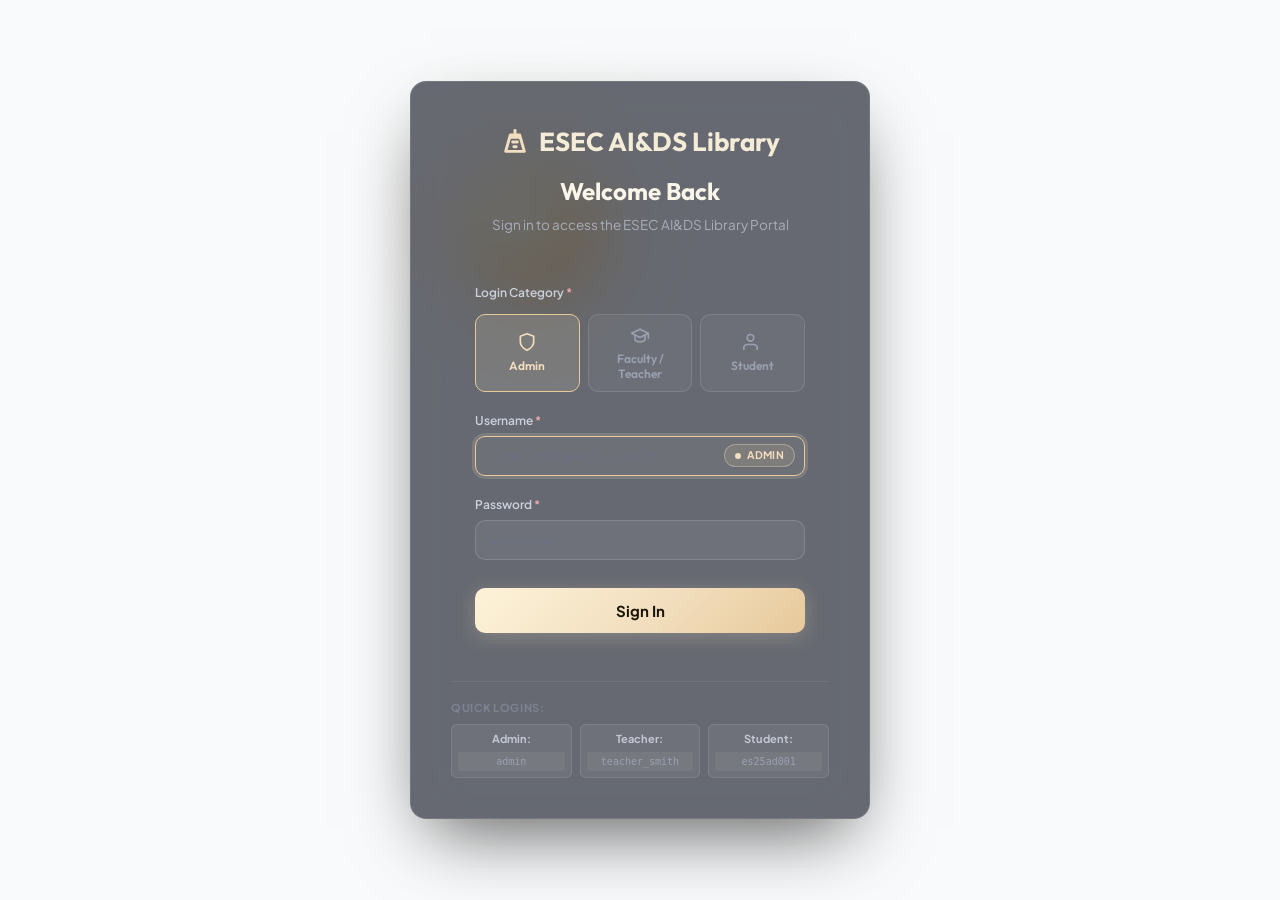
<file: static/index.html>
<!DOCTYPE html>
<html lang="en">

<head>
    <meta charset="UTF-8">
    <meta name="viewport" content="width=device-width, initial-scale=1.0">
    <title>ESEC-AI&DS Library | Management System</title>
    <!-- Google Fonts -->
    <link rel="preconnect" href="https://fonts.googleapis.com">
    <link rel="preconnect" href="https://fonts.gstatic.com" crossorigin>
    <link
        href="https://fonts.googleapis.com/css2?family=Outfit:wght@300;400;500;600;700&family=Plus+Jakarta+Sans:wght@300;400;500;600;700&display=swap"
        rel="stylesheet">
    <!-- Main Style Sheet -->
    <link rel="stylesheet" href="styles.css">
</head>

<body>
    <div class="app-container" id="app-container">
        <!-- Sidebar Navigation -->
        <aside class="sidebar" id="sidebar">
            <div class="sidebar-header">
                <div class="logo">
                    <svg xmlns="http://www.w3.org/2000/svg" viewBox="0 0 24 24" fill="none" stroke="currentColor"
                        stroke-width="2.5" stroke-linecap="round" stroke-linejoin="round" class="logo-icon">
                        <path d="m16 6 4 14H4L8 6Z" />
                        <path d="M12 2v4" />
                        <path d="M8 8h8" />
                        <path d="M10 12h4" />
                        <path d="M11 16h2" />
                    </svg>
                    <span>ESEC AI&DS Library</span>
                </div>
                <button class="mobile-close-btn" id="mobile-close-btn" aria-label="Close menu">
                    <svg xmlns="http://www.w3.org/2000/svg" viewBox="0 0 24 24" fill="none" stroke="currentColor"
                        stroke-width="2" stroke-linecap="round" stroke-linejoin="round">
                        <path d="M18 6 6 18" />
                        <path d="m6 6 12 12" />
                    </svg>
                </button>
            </div>
            <nav class="sidebar-nav">
                <button class="nav-item active" data-target="dashboard">
                    <svg xmlns="http://www.w3.org/2000/svg" viewBox="0 0 24 24" fill="none" stroke="currentColor"
                        stroke-width="2" stroke-linecap="round" stroke-linejoin="round">
                        <rect width="7" height="9" x="3" y="3" rx="1" />
                        <rect width="7" height="5" x="14" y="3" rx="1" />
                        <rect width="7" height="9" x="14" y="12" rx="1" />
                        <rect width="7" height="5" x="3" y="16" rx="1" />
                    </svg>
                    <span>Dashboard</span>
                </button>
                <button class="nav-item" data-target="books">
                    <svg xmlns="http://www.w3.org/2000/svg" viewBox="0 0 24 24" fill="none" stroke="currentColor"
                        stroke-width="2" stroke-linecap="round" stroke-linejoin="round">
                        <path d="M4 19.5v-15A2.5 2.5 0 0 1 6.5 2H20v20H6.5a2.5 2.5 0 0 1-2.5-2.5Z" />
                        <path d="M6 6h10" />
                        <path d="M6 10h10" />
                        <path d="M13 14h3" />
                    </svg>
                    <span>Books Catalog</span>
                </button>
                <button class="nav-item" data-target="members" id="nav-members">
                    <svg xmlns="http://www.w3.org/2000/svg" viewBox="0 0 24 24" fill="none" stroke="currentColor"
                        stroke-width="2" stroke-linecap="round" stroke-linejoin="round">
                        <path d="M16 21v-2a4 4 0 0 0-4-4H6a4 4 0 0 0-4 4v2" />
                        <circle cx="9" cy="7" r="4" />
                        <path d="M22 21v-2a4 4 0 0 0-3-3.87" />
                        <path d="M16 3.13a4 4 0 0 1 0 7.75" />
                    </svg>
                    <span>Members Directory</span>
                </button>
                <button class="nav-item" data-target="transactions" id="nav-transactions">
                    <svg xmlns="http://www.w3.org/2000/svg" viewBox="0 0 24 24" fill="none" stroke="currentColor"
                        stroke-width="2" stroke-linecap="round" stroke-linejoin="round">
                        <path d="m16 3 4 4-4 4" />
                        <path d="M20 7H4" />
                        <path d="m8 21-4-4 4-4" />
                        <path d="M4 17h16" />
                    </svg>
                    <span>Loans & Returns</span>
                </button>
                <button class="nav-item admin-only" data-target="email-center" id="nav-email-center">
                    <span aria-hidden="true">✉</span>
                    <span>Email Center</span>
                </button>

                <button class="nav-item logout-btn" id="logout-btn" style="margin-top: auto; color: var(--danger);">
                    <svg xmlns="http://www.w3.org/2000/svg" viewBox="0 0 24 24" fill="none" stroke="currentColor"
                        stroke-width="2" stroke-linecap="round" stroke-linejoin="round" style="color: var(--danger);">
                        <path d="M9 21H5a2 2 0 0 1-2-2V5a2 2 0 0 1 2-2h4" />
                        <polyline points="16 17 21 12 16 7" />
                        <line x1="21" x2="9" y1="12" y2="12" />
                    </svg>
                    <span>Sign Out</span>
                </button>
            </nav>
            <div class="sidebar-footer">
                <p class="footer-title">System Status</p>
                <div class="status-indicator">
                    <span class="pulse-dot"></span>
                    <span>Local Database Online</span>
                </div>
            </div>
        </aside>

        <!-- Main Content Area -->
        <main class="main-content">
            <!-- Header -->
            <header class="main-header">
                <div class="header-left">
                    <button class="mobile-menu-btn" id="mobile-menu-btn" aria-label="Open menu">
                        <svg xmlns="http://www.w3.org/2000/svg" viewBox="0 0 24 24" fill="none" stroke="currentColor"
                            stroke-width="2" stroke-linecap="round" stroke-linejoin="round">
                            <line x1="4" x2="20" y1="12" y2="12" />
                            <line x1="4" x2="20" y1="6" y2="6" />
                            <line x1="4" x2="20" y1="18" y2="18" />
                        </svg>
                    </button>
                    <div class="header-title-area">
                        <h1 id="page-title">Library Dashboard</h1>
                        <p class="current-date" id="current-date"></p>
                    </div>
                </div>
                <div class="header-right">
                    <div class="quick-search-container">
                        <svg xmlns="http://www.w3.org/2000/svg" viewBox="0 0 24 24" fill="none" stroke="currentColor"
                            stroke-width="2" stroke-linecap="round" stroke-linejoin="round" class="search-icon">
                            <circle cx="11" cy="11" r="8" />
                            <path d="m21 21-4.3-4.3" />
                        </svg>
                        <input type="text" id="global-search" placeholder="Search catalog..." class="search-input">
                    </div>
                    <div class="user-badge">
                        <span class="avatar">L</span>
                        <div class="user-info">
                            <span class="user-name">Librarian Panel</span>
                            <span class="user-role">Administrator</span>
                        </div>
                    </div>
                </div>
            </header>

            <!-- Main Dynamic Panels -->
            <div class="content-body">

                <!-- PANEL: Dashboard -->
                <section class="panel active" id="dashboard-panel">
                    <!-- Metric Cards -->
                    <div class="metrics-grid">
                        <div class="metric-card" id="metric-books">
                            <div class="metric-icon bg-blue">
                                <svg xmlns="http://www.w3.org/2000/svg" viewBox="0 0 24 24" fill="none"
                                    stroke="currentColor" stroke-width="2" stroke-linecap="round"
                                    stroke-linejoin="round">
                                    <path d="M4 19.5v-15A2.5 2.5 0 0 1 6.5 2H20v20H6.5a2.5 2.5 0 0 1-2.5-2.5Z" />
                                    <path d="M6 6h10" />
                                    <path d="M6 10h10" />
                                    <path d="M13 14h3" />
                                </svg>
                            </div>
                            <div class="metric-details">
                                <h3 id="stat-total-books">0</h3>
                                <p>Total Books</p>
                            </div>
                        </div>
                        <div class="metric-card" id="metric-members">
                            <div class="metric-icon bg-emerald">
                                <svg xmlns="http://www.w3.org/2000/svg" viewBox="0 0 24 24" fill="none"
                                    stroke="currentColor" stroke-width="2" stroke-linecap="round"
                                    stroke-linejoin="round">
                                    <path d="M16 21v-2a4 4 0 0 0-4-4H6a4 4 0 0 0-4 4v2" />
                                    <circle cx="9" cy="7" r="4" />
                                </svg>
                            </div>
                            <div class="metric-details">
                                <h3 id="stat-total-members">0</h3>
                                <p>Active Members</p>
                            </div>
                        </div>
                        <div class="metric-card" id="metric-loans">
                            <div class="metric-icon bg-amber">
                                <svg xmlns="http://www.w3.org/2000/svg" viewBox="0 0 24 24" fill="none"
                                    stroke="currentColor" stroke-width="2" stroke-linecap="round"
                                    stroke-linejoin="round">
                                    <circle cx="12" cy="12" r="10" />
                                    <polyline points="12 6 12 12 16 14" />
                                </svg>
                            </div>
                            <div class="metric-details">
                                <h3 id="stat-active-loans">0</h3>
                                <p>Books Out</p>
                            </div>
                        </div>
                        <div class="metric-card overdue-card" id="metric-overdue">
                            <div class="metric-icon bg-rose">
                                <svg xmlns="http://www.w3.org/2000/svg" viewBox="0 0 24 24" fill="none"
                                    stroke="currentColor" stroke-width="2" stroke-linecap="round"
                                    stroke-linejoin="round">
                                    <path
                                        d="m21.73 18-8-14a2 2 0 0 0-3.48 0l-8 14A2 2 0 0 0 4 21h16a2 2 0 0 0 1.73-3Z" />
                                    <line x1="12" x2="12" y1="9" y2="13" />
                                    <line x1="12" x2="12.01" y1="17" y2="17" />
                                </svg>
                            </div>
                            <div class="metric-details">
                                <h3 id="stat-overdue-loans">0</h3>
                                <p>Overdue Items</p>
                            </div>
                        </div>
                        <div class="metric-card admin-only" id="metric-emails">
                            <div class="metric-icon bg-blue"><span aria-hidden="true">✉</span></div>
                            <div class="metric-details">
                                <h3 id="stat-emails-today">0</h3>
                                <p>Emails Sent Today</p>
                            </div>
                        </div>
                    </div>

                    <!-- Quick Actions Grid -->
                    <div class="quick-actions-bar">
                        <button class="action-btn primary" id="quick-borrow-btn">
                            <svg xmlns="http://www.w3.org/2000/svg" viewBox="0 0 24 24" fill="none"
                                stroke="currentColor" stroke-width="2" stroke-linecap="round" stroke-linejoin="round">
                                <path d="m16 3 4 4-4 4" />
                                <path d="M20 7H4" />
                            </svg>
                            New Book Loan
                        </button>
                        <button class="action-btn secondary" id="quick-add-book-btn">
                            <svg xmlns="http://www.w3.org/2000/svg" viewBox="0 0 24 24" fill="none"
                                stroke="currentColor" stroke-width="2" stroke-linecap="round" stroke-linejoin="round">
                                <path d="M5 12h14" />
                                <path d="M12 5v14" />
                            </svg>
                            Catalog Book
                        </button>
                        <button class="action-btn secondary" id="quick-add-member-btn">
                            <svg xmlns="http://www.w3.org/2000/svg" viewBox="0 0 24 24" fill="none"
                                stroke="currentColor" stroke-width="2" stroke-linecap="round" stroke-linejoin="round">
                                <path d="M16 21v-2a4 4 0 0 0-4-4H6a4 4 0 0 0-4 4v2" />
                                <circle cx="9" cy="7" r="4" />
                                <path d="M19 8v6" />
                                <path d="M16 11h6" />
                            </svg>
                            Register Member
                        </button>
                    </div>

                    <!-- Two Column Dashboard Layout -->
                    <div class="dashboard-columns">
                        <!-- Left Side: Recent Loans -->
                        <div class="dashboard-card main-col">
                            <div class="card-header">
                                <h2>Recent Borrowing Activities</h2>
                                <button class="text-link-btn view-all-loans-nav">View All</button>
                            </div>
                            <div class="table-responsive">
                                <table class="data-table">
                                    <thead>
                                        <tr>
                                            <th>Book</th>
                                            <th>Borrowed By</th>
                                            <th>Loan Date</th>
                                            <th>Due Date</th>
                                            <th>Status</th>
                                            <th>Action</th>
                                        </tr>
                                    </thead>
                                    <tbody id="recent-transactions-tbody">
                                        <!-- Dynamic rows -->
                                    </tbody>
                                </table>
                            </div>
                        </div>

                        <!-- Right Side: Library Insights -->
                        <div class="dashboard-card side-col">
                            <div class="card-header">
                                <h2>Genre Distribution</h2>
                            </div>
                            <div class="genre-chart-container">
                                <div id="genre-legend" class="genre-legend">
                                    <!-- Dynamic categories and counts -->
                                </div>
                            </div>
                            <div class="popular-books-widget">
                                <h4 class="widget-subtitle">Popular Releases</h4>
                                <div id="popular-books-list" class="popular-books-list">
                                    <!-- Dynamic books -->
                                </div>
                            </div>
                        </div>
                    </div>
                </section>

                <!-- PANEL: Books Catalog -->
                <section class="panel" id="books-panel">
                    <div class="panel-header-actions">
                        <div class="search-filter-row">
                            <div class="search-box">
                                <svg xmlns="http://www.w3.org/2000/svg" viewBox="0 0 24 24" fill="none"
                                    stroke="currentColor" stroke-width="2" stroke-linecap="round"
                                    stroke-linejoin="round" class="search-icon">
                                    <circle cx="11" cy="11" r="8" />
                                    <path d="m21 21-4.3-4.3" />
                                </svg>
                                <input type="text" id="book-search-input"
                                    placeholder="Search by title, author, or ISBN..." class="search-input">
                            </div>
                            <div class="filter-dropdowns">
                                <select id="book-genre-filter" class="form-select">
                                    <option value="all">All Genres</option>
                                    <!-- Dynamic genres options -->
                                </select>
                                <select id="book-status-filter" class="form-select">
                                    <option value="all">All Statuses</option>
                                    <option value="available">Available Now</option>
                                    <option value="unavailable">All Copies Out</option>
                                </select>
                            </div>
                        </div>
                        <button class="btn-primary-action" id="add-book-trigger">
                            <svg xmlns="http://www.w3.org/2000/svg" viewBox="0 0 24 24" fill="none"
                                stroke="currentColor" stroke-width="2" stroke-linecap="round" stroke-linejoin="round">
                                <path d="M5 12h14" />
                                <path d="M12 5v14" />
                            </svg>
                            Add Book
                        </button>
                    </div>

                    <div class="books-display-grid" id="books-grid">
                        <!-- Dynamic Book Cards -->
                    </div>
                </section>

                <!-- PANEL: Members Directory -->
                <section class="panel" id="members-panel">
                    <div class="panel-header-actions">
                        <div class="search-filter-row">
                            <div class="search-box">
                                <svg xmlns="http://www.w3.org/2000/svg" viewBox="0 0 24 24" fill="none"
                                    stroke="currentColor" stroke-width="2" stroke-linecap="round"
                                    stroke-linejoin="round" class="search-icon">
                                    <circle cx="11" cy="11" r="8" />
                                    <path d="m21 21-4.3-4.3" />
                                </svg>
                                <input type="text" id="member-search-input"
                                    placeholder="Search by name, email, or member ID..." class="search-input">
                            </div>
                            <div class="filter-dropdowns">
                                <select id="member-status-filter" class="form-select">
                                    <option value="all">All Members</option>
                                    <option value="active">Active Status</option>
                                    <option value="suspended">Suspended</option>
                                </select>
                            </div>
                        </div>
                        <button class="btn-primary-action" id="add-member-trigger">
                            <svg xmlns="http://www.w3.org/2000/svg" viewBox="0 0 24 24" fill="none"
                                stroke="currentColor" stroke-width="2" stroke-linecap="round" stroke-linejoin="round">
                                <path d="M16 21v-2a4 4 0 0 0-4-4H6a4 4 0 0 0-4 4v2" />
                                <circle cx="9" cy="7" r="4" />
                                <path d="M19 8v6" />
                                <path d="M16 11h6" />
                            </svg>
                            Register Member
                        </button>
                    </div>

                    <div class="table-card">
                        <div class="table-responsive">
                            <table class="data-table">
                                <thead>
                                    <tr>
                                        <th>ID</th>
                                        <th>Member Name</th>
                                        <th>Contact Details</th>
                                        <th>Type</th>
                                        <th>Date Joined</th>
                                        <th>Active Loans</th>
                                        <th>Status</th>
                                        <th>Actions</th>
                                    </tr>
                                </thead>
                                <tbody id="members-tbody">
                                    <!-- Dynamic rows -->
                                </tbody>
                            </table>
                        </div>
                    </div>
                </section>

                <!-- PANEL: Loans & Returns -->
                <section class="panel" id="transactions-panel">
                    <div class="panel-header-actions">
                        <div class="search-filter-row">
                            <div class="search-box">
                                <svg xmlns="http://www.w3.org/2000/svg" viewBox="0 0 24 24" fill="none"
                                    stroke="currentColor" stroke-width="2" stroke-linecap="round"
                                    stroke-linejoin="round" class="search-icon">
                                    <circle cx="11" cy="11" r="8" />
                                    <path d="m21 21-4.3-4.3" />
                                </svg>
                                <input type="text" id="loan-search-input"
                                    placeholder="Search by book title or member name..." class="search-input">
                            </div>
                            <div class="filter-dropdowns">
                                <select id="loan-status-filter" class="form-select">
                                    <option value="all">All Loans</option>
                                    <option value="active">Active (On Loan)</option>
                                    <option value="overdue">Overdue Loans</option>
                                    <option value="returned">Returned Items</option>
                                </select>
                            </div>
                        </div>
                        <button class="btn-primary-action" id="new-loan-trigger">
                            <svg xmlns="http://www.w3.org/2000/svg" viewBox="0 0 24 24" fill="none"
                                stroke="currentColor" stroke-width="2" stroke-linecap="round" stroke-linejoin="round">
                                <path d="m16 3 4 4-4 4" />
                                <path d="M20 7H4" />
                            </svg>
                            Issue New Loan
                        </button>
                    </div>

                    <div class="table-card">
                        <div class="table-responsive">
                            <table class="data-table">
                                <thead>
                                    <tr>
                                        <th>Book Details</th>
                                        <th>Member Details</th>
                                        <th>Loan Date</th>
                                        <th>Due Date</th>
                                        <th>Return Date</th>
                                        <th>Fine Amount</th>
                                        <th>Status</th>
                                        <th>Actions</th>
                                    </tr>
                                </thead>
                                <tbody id="loans-tbody">
                                    <!-- Dynamic rows -->
                                </tbody>
                            </table>
                        </div>
                    </div>
                </section>

                <section class="panel" id="email-center-panel">
                    <div class="panel-header-actions">
                        <div>
                            <h2>Email Center</h2>
                            <p class="text-muted">Send secure notifications and review delivery history.</p>
                        </div>
                        <button class="btn-primary-action" id="email-history-refresh">Refresh History</button>
                    </div>
                    <div class="dashboard-columns email-layout">
                        <div class="dashboard-card main-col">
                            <div class="card-header"><h2>Compose Email</h2></div>
                            <form id="email-compose-form" class="form-grid">
                                <div class="form-group"><label for="email-recipient">Recipient email</label><input id="email-recipient" type="email" required placeholder="student@example.com"></div>
                                <div class="form-group"><label for="email-student">Existing student</label><select id="email-student"><option value="">Manual recipient</option></select></div>
                                <div class="form-group"><label for="email-type">Email type</label><select id="email-type"><option value="CUSTOM">Custom Email</option><option value="WELCOME">Welcome Email</option><option value="BOOK_ISSUED">Book Issued</option><option value="BOOK_RETURNED">Book Returned</option><option value="DUE_REMINDER">Due Date Reminder</option><option value="OVERDUE">Overdue Alert</option><option value="FINE">Fine Notification</option></select></div>
                                <div class="form-group"><label for="email-subject">Subject</label><select id="email-subject" required></select></div>
                                <div class="form-group"><label for="email-message">Message</label><textarea id="email-message" rows="8" maxlength="10000" required></textarea></div>
                                <div class="form-actions"><button type="reset" class="btn-cancel">Clear</button><button type="submit" class="btn-submit" id="email-send-button">Send Email</button></div>
                                <p id="email-compose-status" role="status"></p>
                            </form>
                        </div>
                        <div class="dashboard-card side-col">
                            <div class="card-header"><h2>Email History</h2></div>
                            <div class="search-box"><input id="email-history-search" class="search-input" placeholder="Search recipient or subject"></div>
                            <div class="table-responsive"><table class="data-table"><thead><tr><th>Recipient</th><th>Type</th><th>Status</th><th>Sent</th><th></th></tr></thead><tbody id="email-history-body"></tbody></table></div>
                        </div>
                    </div>
                </section>

            </div>
        </main>
    </div>

    <!-- MODAL: Add/Edit Book -->
    <div class="modal" id="book-modal">
        <div class="modal-content">
            <div class="modal-header">
                <h3 id="book-modal-title">Catalog New Book</h3>
                <button class="modal-close" id="book-modal-close">
                    <svg xmlns="http://www.w3.org/2000/svg" viewBox="0 0 24 24" fill="none" stroke="currentColor"
                        stroke-width="2" stroke-linecap="round" stroke-linejoin="round">
                        <path d="M18 6 6 18" />
                        <path d="m6 6 12 12" />
                    </svg>
                </button>
            </div>
            <form id="book-form">
                <input type="hidden" id="book-id-input">
                <div class="form-group">
                    <label for="book-title-input" class="required">Book Title</label>
                    <input type="text" id="book-title-input" required placeholder="e.g. The Pragmatic Programmer">
                </div>
                <div class="form-row">
                    <div class="form-group col-6">
                        <label for="book-author-input" class="required">Author</label>
                        <input type="text" id="book-author-input" required placeholder="e.g. Andrew Hunt">
                    </div>
                    <div class="form-group col-6">
                        <label for="book-isbn-input" class="required">ISBN</label>
                        <input type="text" id="book-isbn-input" required placeholder="e.g. 978-0135957059">
                    </div>
                </div>
                <div class="form-row">
                    <div class="form-group col-6">
                        <label for="book-genre-input" class="required">Genre/Category</label>
                        <input type="text" id="book-genre-input" required placeholder="e.g. Technology"
                            list="genre-datalist">
                        <datalist id="genre-datalist">
                            <option value="Technology">
                            <option value="Fiction">
                            <option value="Science">
                            <option value="History">
                            <option value="Biography">
                            <option value="Business">
                        </datalist>
                    </div>
                    <div class="form-group col-6">
                        <label for="book-year-input" class="required">Publish Year</label>
                        <input type="number" id="book-year-input" required min="1000" max="2100"
                            placeholder="e.g. 2019">
                    </div>
                </div>
                <div class="form-row">
                    <div class="form-group col-6">
                        <label for="book-copies-input" class="required">Total Copies</label>
                        <input type="number" id="book-copies-input" required min="1" max="100" value="3">
                    </div>
                    <div class="form-group col-6">
                        <label for="book-cover-color">Book Cover Accent</label>
                        <select id="book-cover-color" class="form-select">
                            <option value="grad-blue">Corporate Blue</option>
                            <option value="grad-purple">Royal Purple</option>
                            <option value="grad-emerald">Mint Emerald</option>
                            <option value="grad-amber">Amber Sunset</option>
                            <option value="grad-rose">Crimson Rose</option>
                            <option value="grad-indigo">Classic Indigo</option>
                        </select>
                    </div>
                </div>
                <div class="form-group">
                    <label for="book-cover-input" class="required">Book Cover</label>
                    <input type="file" id="book-cover-input" accept="image/png,image/jpeg,image/webp,image/gif" required>
                    <small>Upload a PNG, JPG, JPEG, WEBP, or GIF image up to 5MB.</small>
                </div>
                <div class="modal-footer">
                    <button type="button" class="btn-cancel" id="book-form-cancel">Cancel</button>
                    <button type="submit" class="btn-submit">Save Book</button>
                </div>
            </form>
        </div>
    </div>

    <!-- MODAL: Add/Edit Member -->
    <div class="modal" id="member-modal">
        <div class="modal-content">
            <div class="modal-header">
                <h3 id="member-modal-title">Register Member</h3>
                <button class="modal-close" id="member-modal-close">
                    <svg xmlns="http://www.w3.org/2000/svg" viewBox="0 0 24 24" fill="none" stroke="currentColor"
                        stroke-width="2" stroke-linecap="round" stroke-linejoin="round">
                        <path d="M18 6 6 18" />
                        <path d="m6 6 12 12" />
                    </svg>
                </button>
            </div>
            <form id="member-form">
                <input type="hidden" id="member-id-input">
                <div class="form-group">
                    <label for="member-name-input" class="required">Full Name</label>
                    <input type="text" id="member-name-input" required placeholder="e.g. Jane Doe">
                </div>
                <div class="form-group">
                    <label for="member-email-input" class="required">Email Address</label>
                    <input type="email" id="member-email-input" required placeholder="e.g. jane.doe@example.com">
                </div>
                <div class="form-row">
                    <div class="form-group col-6">
                        <label for="member-phone-input" class="required">Phone Number</label>
                        <input type="tel" id="member-phone-input" required placeholder="e.g. 555-0199">
                    </div>
                    <div class="form-group col-6">
                        <label for="member-type-input" class="required">Membership Type</label>
                        <select id="member-type-input" class="form-select" required>
                            <option value="Student">Student (Max 2 books)</option>
                            <option value="Regular" selected>Regular (Max 4 books)</option>
                            <option value="Premium">Premium (Max 8 books)</option>
                        </select>
                    </div>
                </div>
                <div class="form-group">
                    <label for="member-status-input">Account Status</label>
                    <select id="member-status-input" class="form-select">
                        <option value="Active">Active</option>
                        <option value="Suspended">Suspended</option>
                    </select>
                </div>
                <div class="modal-footer">
                    <button type="button" class="btn-cancel" id="member-form-cancel">Cancel</button>
                    <button type="submit" class="btn-submit">Save Member</button>
                </div>
            </form>
        </div>
    </div>

    <!-- MODAL: Issue New Loan -->
    <div class="modal" id="loan-modal">
        <div class="modal-content">
            <div class="modal-header">
                <h3>Issue Book Loan</h3>
                <button class="modal-close" id="loan-modal-close">
                    <svg xmlns="http://www.w3.org/2000/svg" viewBox="0 0 24 24" fill="none" stroke="currentColor"
                        stroke-width="2" stroke-linecap="round" stroke-linejoin="round">
                        <path d="M18 6 6 18" />
                        <path d="m6 6 12 12" />
                    </svg>
                </button>
            </div>
            <form id="loan-form">
                <div class="form-group search-selector-group">
                    <label for="loan-book-search" class="required">Select Book</label>
                    <div class="custom-autocomplete-container">
                        <input type="text" id="loan-book-search" class="search-input" required
                            placeholder="Type book title, author, or ISBN..." autocomplete="off">
                        <input type="hidden" id="loan-book-id" required>
                        <div class="autocomplete-dropdown" id="loan-book-dropdown"></div>
                    </div>
                    <div class="selection-feedback-badge" id="book-selection-feedback">No book selected</div>
                </div>

                <div class="form-group search-selector-group">
                    <label for="loan-member-search" class="required">Select Member</label>
                    <div class="custom-autocomplete-container">
                        <input type="text" id="loan-member-search" class="search-input" required
                            placeholder="Type member name, email, or ID..." autocomplete="off">
                        <input type="hidden" id="loan-member-id" required>
                        <div class="autocomplete-dropdown" id="loan-member-dropdown"></div>
                    </div>
                    <div class="selection-feedback-badge" id="member-selection-feedback">No member selected</div>
                </div>

                <div class="form-group">
                    <label for="loan-duration" class="required">Loan Duration</label>
                    <select id="loan-duration" class="form-select">
                        <option value="7">7 Days (Short Loan)</option>
                        <option value="14" selected>14 Days (Standard Loan)</option>
                        <option value="28">28 Days (Extended Loan)</option>
                    </select>
                </div>

                <div class="loan-summary-box" id="loan-summary-box">
                    <p class="summary-line"><strong>Due Date:</strong> <span id="summary-due-date">-</span></p>
                    <p class="summary-line"><strong>Borrow Limit Check:</strong> <span id="summary-limit-check">Select
                            member first</span></p>
                </div>

                <div class="modal-footer">
                    <button type="button" class="btn-cancel" id="loan-form-cancel">Cancel</button>
                    <button type="submit" class="btn-submit" id="loan-submit-btn" disabled>Issue Loan</button>
                </div>
            </form>
        </div>
    </div>

    <!-- MODAL: Member Details & History -->
    <div class="modal" id="member-history-modal">
        <div class="modal-content modal-large">
            <div class="modal-header">
                <h3>Member Profile & Borrowing History</h3>
                <button class="modal-close" id="member-history-close">
                    <svg xmlns="http://www.w3.org/2000/svg" viewBox="0 0 24 24" fill="none" stroke="currentColor"
                        stroke-width="2" stroke-linecap="round" stroke-linejoin="round">
                        <path d="M18 6 6 18" />
                        <path d="m6 6 12 12" />
                    </svg>
                </button>
            </div>
            <div class="member-profile-summary">
                <div class="profile-avatar" id="history-profile-avatar">U</div>
                <div class="profile-details-grid">
                    <div>
                        <p class="label">Name</p>
                        <p class="value" id="history-profile-name">-</p>
                    </div>
                    <div>
                        <p class="label">Email</p>
                        <p class="value" id="history-profile-email">-</p>
                    </div>
                    <div>
                        <p class="label">Phone</p>
                        <p class="value" id="history-profile-phone">-</p>
                    </div>
                    <div>
                        <p class="label">Membership</p>
                        <p class="value"><span class="badge" id="history-profile-type">-</span></p>
                    </div>
                    <div>
                        <p class="label">Status</p>
                        <p class="value"><span class="badge" id="history-profile-status">-</span></p>
                    </div>
                    <div>
                        <p class="label">Books Limit</p>
                        <p class="value" id="history-profile-limit">-</p>
                    </div>
                </div>
            </div>
            <div class="history-table-section">
                <h4>Loan Records</h4>
                <div class="table-responsive">
                    <table class="data-table">
                        <thead>
                            <tr>
                                <th>Book Title</th>
                                <th>Borrowed</th>
                                <th>Due Date</th>
                                <th>Returned</th>
                                <th>Fines</th>
                                <th>Status</th>
                            </tr>
                        </thead>
                        <tbody id="history-loans-tbody">
                            <!-- Dynamic rows -->
                        </tbody>
                    </table>
                </div>
            </div>
        </div>
    </div>

    <!-- Main JS Application File -->
    <script src="student-logins.js"></script>
    <script src="app.js"></script>
</body>

</html>
</file>
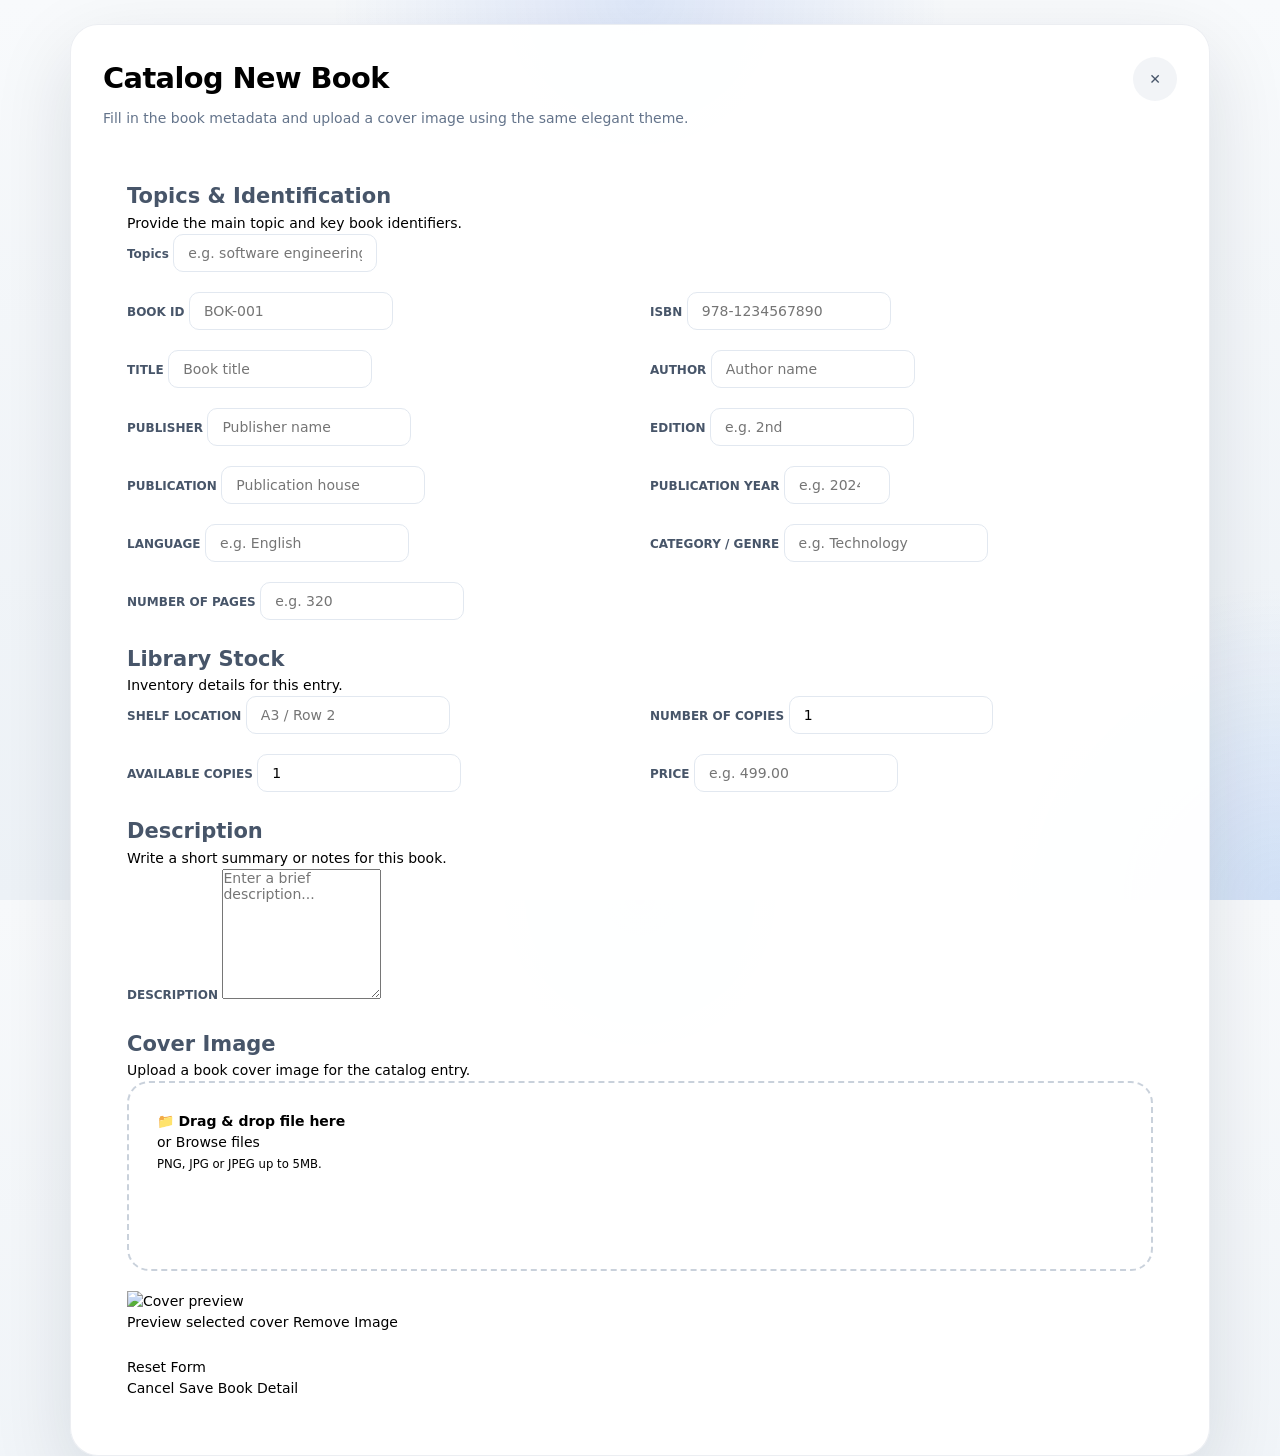
<file: static/add-book-detail.html>
<!DOCTYPE html>
<html lang="en">

<head>
  <meta charset="UTF-8" />
  <meta name="viewport" content="width=device-width, initial-scale=1.0" />
  <title>Catalog New Book | ESEC AI&DS LIBRARY</title>
  <link rel="stylesheet" href="styles.css" />
  <style>
    body {
      min-height: 100vh;
      margin: 0;
      display: grid;
      place-items: center;
      background: radial-gradient(circle at top, rgba(37, 99, 235, 0.12), transparent 28%),
        radial-gradient(circle at bottom right, rgba(59, 130, 246, 0.16), transparent 20%),
        linear-gradient(180deg, #f8fafc 0%, #edf2f7 100%);
      font-family: Inter, system-ui, -apple-system, BlinkMacSystemFont, 'Segoe UI', sans-serif;
      color: var(--text);
      padding: 24px;
    }

    .modal-shell {
      width: min(1140px, 100%);
      max-width: 1140px;
    }

    .modal-card {
      border-radius: 28px;
      background: rgba(255, 255, 255, 0.96);
      border: 1px solid rgba(148, 163, 184, 0.18);
      box-shadow: 0 28px 80px rgba(15, 23, 42, 0.12);
      padding: 32px;
      position: relative;
    }

    .modal-head {
      display: flex;
      justify-content: space-between;
      align-items: flex-start;
      gap: 16px;
      margin-bottom: 28px;
    }

    .modal-head h1 {
      margin: 0;
      font-size: clamp(1.8rem, 2.2vw, 2.4rem);
      letter-spacing: -0.02em;
    }

    .modal-head p {
      margin: 8px 0 0;
      color: var(--text-muted);
      max-width: 720px;
    }

    .modal-close {
      border: none;
      background: rgba(148, 163, 184, 0.12);
      color: var(--text-secondary);
      width: 44px;
      height: 44px;
      border-radius: 50%;
      display: grid;
      place-items: center;
      cursor: pointer;
      transition: background 0.2s ease, transform 0.2s ease;
    }

    .modal-close:hover {
      background: rgba(37, 99, 235, 0.12);
      transform: translateY(-1px);
    }

    .form-grid {
      display: grid;
      gap: 24px;
    }

    .section-grid {
      display: grid;
      grid-template-columns: repeat(2, minmax(0, 1fr));
      gap: 20px;
    }

    .field-group.full-width {
      grid-column: 1 / -1;
    }

    .field-group label,
    .section-header h2 {
      font-weight: 700;
      color: var(--text-secondary);
    }

    .upload-card {
      display: flex;
      flex-direction: column;
      gap: 20px;
    }

    .drop-zone {
      min-height: 190px;
      padding: 28px;
      border-radius: 22px;
      border: 2px dashed rgba(148, 163, 184, 0.5);
      background: var(--surface-alt);
    }

    .preview-panel img {
      max-height: 340px;
    }

    @media (max-width: 930px) {
      .section-grid {
        grid-template-columns: 1fr;
      }
    }

    @media (max-width: 640px) {
      .modal-card {
        padding: 22px;
      }

      .modal-head {
        flex-direction: column;
        align-items: stretch;
      }

      .modal-close {
        justify-self: flex-start;
      }
    }
  </style>
</head>

<body>
  <div class="modal-shell">
    <div class="modal-card">
      <div class="modal-head">
        <div>
          <h1>Catalog New Book</h1>
          <p>Fill in the book metadata and upload a cover image using the same elegant theme.</p>
        </div>
        <button type="button" class="modal-close" onclick="window.location.href='index.html?panel=books'">✕</button>
      </div>

      <form id="add-book-detail-form" class="form-grid">
        <section class="card card-full">
          <div class="section-header">
            <div>
              <h2>Topics & Identification</h2>
              <p>Provide the main topic and key book identifiers.</p>
            </div>
          </div>
          <div class="section-grid">
            <div class="field-group full-width">
              <label for="book-topics">Topics</label>
              <input id="book-topics" name="topics" type="text" placeholder="e.g. software engineering, leadership" />
            </div>
            <div class="field-group">
              <label for="book-id">BOOK ID</label>
              <input id="book-id" name="bookId" type="text" placeholder="BOK-001" />
            </div>
            <div class="field-group">
              <label for="isbn-number">ISBN</label>
              <input id="isbn-number" name="isbn" type="text" placeholder="978-1234567890" />
            </div>
            <div class="field-group">
              <label for="book-title">TITLE</label>
              <input id="book-title" name="title" type="text" placeholder="Book title" />
            </div>
            <div class="field-group">
              <label for="book-author">AUTHOR</label>
              <input id="book-author" name="author" type="text" placeholder="Author name" />
            </div>
            <div class="field-group">
              <label for="book-publisher">PUBLISHER</label>
              <input id="book-publisher" name="publisher" type="text" placeholder="Publisher name" />
            </div>
            <div class="field-group">
              <label for="book-edition">EDITION</label>
              <input id="book-edition" name="edition" type="text" placeholder="e.g. 2nd" />
            </div>
            <div class="field-group">
              <label for="book-publication">PUBLICATION</label>
              <input id="book-publication" name="publication" type="text" placeholder="Publication house" />
            </div>
            <div class="field-group">
              <label for="publication-year">PUBLICATION YEAR</label>
              <input id="publication-year" name="publicationYear" type="number" min="1900" max="2100"
                placeholder="e.g. 2024" />
            </div>
            <div class="field-group">
              <label for="book-language">LANGUAGE</label>
              <input id="book-language" name="language" type="text" placeholder="e.g. English" />
            </div>
            <div class="field-group">
              <label for="book-category">CATEGORY / GENRE</label>
              <input id="book-category" name="category" type="text" placeholder="e.g. Technology" />
            </div>
            <div class="field-group">
              <label for="book-pages">NUMBER OF PAGES</label>
              <input id="book-pages" name="pages" type="number" min="1" placeholder="e.g. 320" />
            </div>
          </div>
        </section>

        <section class="card card-half">
          <div class="section-header">
            <div>
              <h2>Library Stock</h2>
              <p>Inventory details for this entry.</p>
            </div>
          </div>
          <div class="section-grid">
            <div class="field-group">
              <label for="shelf-location">SHELF LOCATION</label>
              <input id="shelf-location" name="shelfLocation" type="text" placeholder="A3 / Row 2" />
            </div>
            <div class="field-group">
              <label for="number-of-copies">NUMBER OF COPIES</label>
              <input id="number-of-copies" name="copies" type="number" min="0" value="1" />
            </div>
            <div class="field-group">
              <label for="available-copies">AVAILABLE COPIES</label>
              <input id="available-copies" name="availableCopies" type="number" min="0" readonly />
            </div>
            <div class="field-group">
              <label for="book-price">PRICE</label>
              <input id="book-price" name="price" type="number" min="0" step="0.01" placeholder="e.g. 499.00" />
            </div>
          </div>
        </section>

        <section class="card card-half">
          <div class="section-header">
            <div>
              <h2>Description</h2>
              <p>Write a short summary or notes for this book.</p>
            </div>
          </div>
          <div class="field-group full-width">
            <label for="book-description">DESCRIPTION</label>
            <textarea id="book-description" name="description" rows="8"
              placeholder="Enter a brief description..."></textarea>
          </div>
        </section>

        <section class="card card-half">
          <div class="section-header">
            <div>
              <h2>Cover Image</h2>
              <p>Upload a book cover image for the catalog entry.</p>
            </div>
          </div>
          <div class="upload-card">
            <div class="drop-zone" id="drop-zone">
              <input id="cover-upload" name="coverImage" type="file" accept="image/png,image/jpeg,image/webp,image/gif" required hidden />
              <div class="upload-content">
                <span class="upload-icon">📁</span>
                <strong>Drag & drop file here</strong>
                <p>or <button type="button" class="link-button" id="browse-button">Browse files</button></p>
                <small>PNG, JPG or JPEG up to 5MB.</small>
              </div>
            </div>
            <div class="preview-panel hidden" id="image-preview-panel">
              <img id="image-preview" alt="Cover preview" />
              <div class="preview-actions">
                <span>Preview selected cover</span>
                <button type="button" class="btn btn-secondary btn-sm" id="remove-image-button">Remove Image</button>
              </div>
            </div>
          </div>
        </section>

        <section class="card card-full actions-card">
          <div class="action-group">
            <button type="button" class="btn btn-outline" id="reset-button">Reset Form</button>
          </div>
          <div class="action-group">
            <button type="button" class="btn btn-secondary"
              onclick="window.location.href='index.html?panel=books'">Cancel</button>
            <button type="submit" class="btn btn-primary">Save Book Detail</button>
          </div>
        </section>
      </form>
    </div>
  </div>

  <script>
    const form = document.getElementById('add-book-detail-form');
    const coverUpload = document.getElementById('cover-upload');
    const dropZone = document.getElementById('drop-zone');
    const browseButton = document.getElementById('browse-button');
    const imagePreviewPanel = document.getElementById('image-preview-panel');
    const imagePreview = document.getElementById('image-preview');
    const removeImageButton = document.getElementById('remove-image-button');
    const copiesInput = document.getElementById('number-of-copies');
    const availableCopiesInput = document.getElementById('available-copies');

    function updateAvailableCopies() {
      const copies = Number(copiesInput.value);
      availableCopiesInput.value = Number.isNaN(copies) || copies < 0 ? 0 : copies;
    }

    function handleFile(file) {
      if (!file) return;
      if (!file.type.startsWith('image/') || file.size > 5 * 1024 * 1024) {
        alert('Please choose a PNG, JPG, JPEG, WEBP, or GIF image up to 5MB.');
        coverUpload.value = '';
        return;
      }
      const fileTransfer = new DataTransfer();
      fileTransfer.items.add(file);
      coverUpload.files = fileTransfer.files;
      const reader = new FileReader();
      reader.onload = () => {
        imagePreview.src = reader.result;
        imagePreviewPanel.classList.remove('hidden');
      };
      reader.readAsDataURL(file);
    }

    browseButton.addEventListener('click', () => coverUpload.click());
    coverUpload.addEventListener('change', () => handleFile(coverUpload.files[0]));
    dropZone.addEventListener('dragover', (event) => {
      event.preventDefault();
      dropZone.classList.add('dragover');
    });
    dropZone.addEventListener('dragleave', () => dropZone.classList.remove('dragover'));
    dropZone.addEventListener('drop', (event) => {
      event.preventDefault();
      dropZone.classList.remove('dragover');
      if (event.dataTransfer.files.length) {
        handleFile(event.dataTransfer.files[0]);
      }
    });
    removeImageButton.addEventListener('click', () => {
      imagePreview.src = '';
      imagePreviewPanel.classList.add('hidden');
      coverUpload.value = '';
    });
    copiesInput.addEventListener('input', updateAvailableCopies);
    document.getElementById('reset-button').addEventListener('click', () => {
      form.reset();
      imagePreview.src = '';
      imagePreviewPanel.classList.add('hidden');
      updateAvailableCopies();
    });
    form.addEventListener('submit', (event) => {
      event.preventDefault();
      const formData = new FormData(form);
      formData.set('total_copies', formData.get('copies') || '1');
      fetch('/api/books', { method: 'POST', body: formData })
        .then(async (response) => {
          const result = await response.json();
          if (!response.ok) throw new Error(result.error || 'Unable to save book.');
          alert('Book added successfully.');
          window.location.href = 'index.html?panel=books';
        })
        .catch((error) => alert(error.message));
    });

    updateAvailableCopies();
  </script>
</body>

</html>
</file>
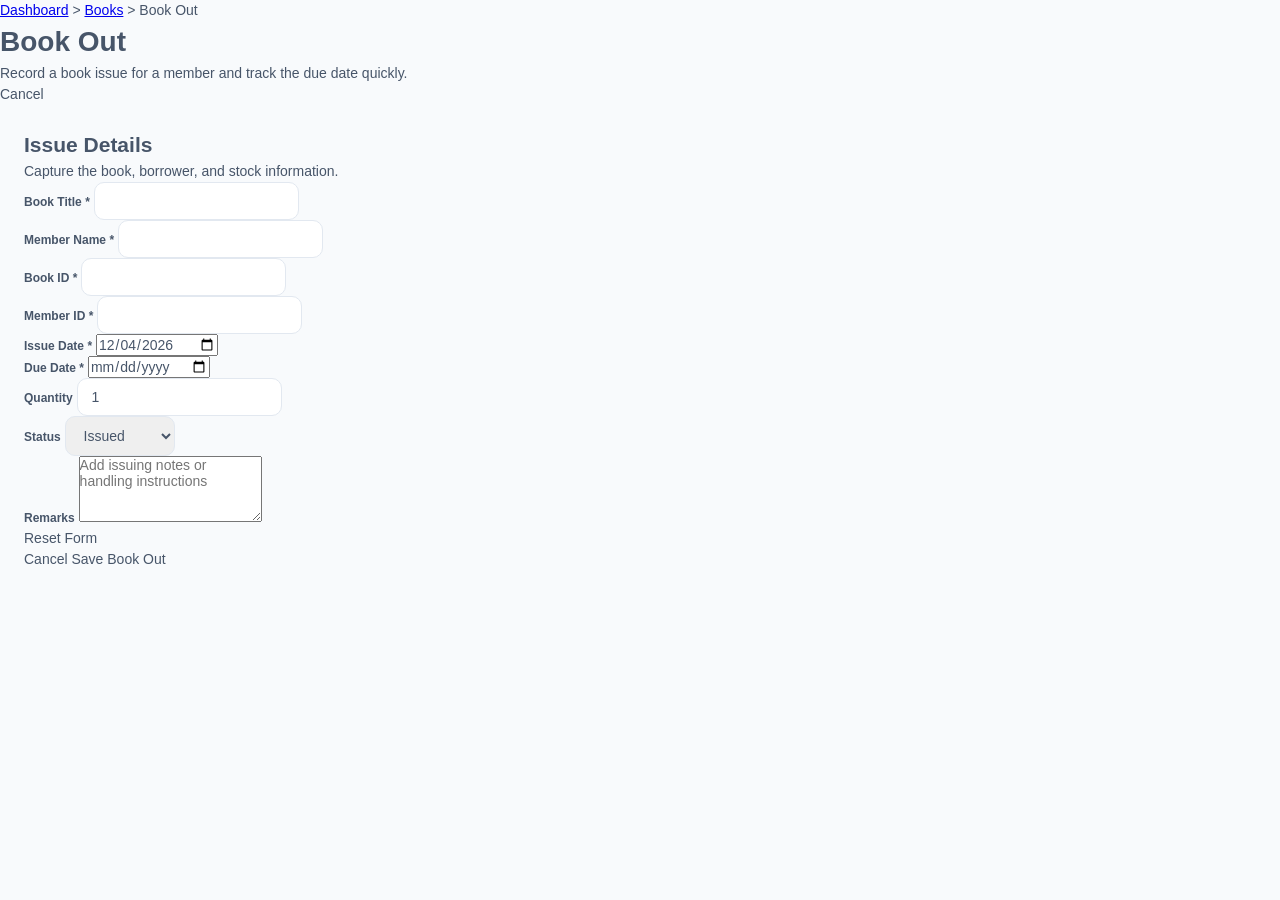
<file: static/book-out.html>
<!DOCTYPE html>
<html lang="en">
<head>
  <meta charset="UTF-8" />
  <meta name="viewport" content="width=device-width, initial-scale=1.0" />
  <title>Book Out | ESEC AI&DS LIBRARY</title>
  <link rel="stylesheet" href="styles.css" />
</head>
<body>
  <div class="page-shell">
    <header class="page-header">
      <div class="page-breadcrumb">
        <a href="index.html">Dashboard</a>
        <span>&gt;</span>
        <a href="index.html?panel=books">Books</a>
        <span>&gt;</span>
        <span>Book Out</span>
      </div>
      <div class="page-title-group">
        <div>
          <h1>Book Out</h1>
          <p>Record a book issue for a member and track the due date quickly.</p>
        </div>
        <div class="page-actions">
          <button type="button" class="btn btn-secondary" id="cancel-button">Cancel</button>
        </div>
      </div>
    </header>

    <main class="page-content">
      <form id="book-out-form" class="form-grid">
        <section class="card card-full">
          <div class="section-header">
            <div>
              <h2>Issue Details</h2>
              <p>Capture the book, borrower, and stock information.</p>
            </div>
          </div>
          <div class="section-grid">
            <div class="field-group">
              <label for="book-title">Book Title <span>*</span></label>
              <input id="book-title" name="bookTitle" type="text" required />
              <small class="field-error"></small>
            </div>
            <div class="field-group">
              <label for="member-name">Member Name <span>*</span></label>
              <input id="member-name" name="memberName" type="text" required />
              <small class="field-error"></small>
            </div>
            <div class="field-group">
              <label for="book-id">Book ID <span>*</span></label>
              <input id="book-id" name="bookId" type="text" required />
              <small class="field-error"></small>
            </div>
            <div class="field-group">
              <label for="member-id">Member ID <span>*</span></label>
              <input id="member-id" name="memberId" type="text" required />
              <small class="field-error"></small>
            </div>
            <div class="field-group">
              <label for="issue-date">Issue Date <span>*</span></label>
              <input id="issue-date" name="issueDate" type="date" required />
              <small class="field-error"></small>
            </div>
            <div class="field-group">
              <label for="due-date">Due Date <span>*</span></label>
              <input id="due-date" name="dueDate" type="date" required />
              <small class="field-error"></small>
            </div>
            <div class="field-group">
              <label for="quantity">Quantity</label>
              <input id="quantity" name="quantity" type="number" min="1" value="1" />
            </div>
            <div class="field-group">
              <label for="status">Status</label>
              <select id="status" name="status">
                <option value="Issued">Issued</option>
                <option value="Pending">Pending</option>
                <option value="Reserved">Reserved</option>
              </select>
            </div>
            <div class="field-group full-width">
              <label for="remarks">Remarks</label>
              <textarea id="remarks" name="remarks" rows="4" placeholder="Add issuing notes or handling instructions"></textarea>
            </div>
          </div>
        </section>

        <section class="card card-full actions-card">
          <div class="action-group">
            <button type="button" class="btn btn-outline" id="reset-button">Reset Form</button>
          </div>
          <div class="action-group">
            <button type="button" class="btn btn-secondary" id="cancel-button-bottom">Cancel</button>
            <button type="button" class="btn btn-primary" id="save-button">Save Book Out</button>
          </div>
        </section>
      </form>
    </main>

    <div class="toast hidden" id="toast-message"></div>
  </div>

  <script>
    const form = document.getElementById('book-out-form');
    const toastMessage = document.getElementById('toast-message');
    const cancelButton = document.getElementById('cancel-button');
    const cancelButtonBottom = document.getElementById('cancel-button-bottom');
    const saveButton = document.getElementById('save-button');
    const resetButton = document.getElementById('reset-button');
    const issueDate = document.getElementById('issue-date');
    const dueDate = document.getElementById('due-date');

    function todayString() {
      const now = new Date();
      const yyyy = now.getFullYear();
      const mm = String(now.getMonth() + 1).padStart(2, '0');
      const dd = String(now.getDate()).padStart(2, '0');
      return `${yyyy}-${mm}-${dd}`;
    }

    function showToast(message) {
      toastMessage.textContent = message;
      toastMessage.classList.add('show');
      toastMessage.classList.remove('hidden');
      setTimeout(() => {
        toastMessage.classList.remove('show');
        setTimeout(() => {
          toastMessage.classList.add('hidden');
        }, 250);
      }, 2500);
    }

    function validateForm() {
      const requiredFields = [
        { id: 'book-title', message: 'Book title is required.' },
        { id: 'member-name', message: 'Member name is required.' },
        { id: 'book-id', message: 'Book ID is required.' },
        { id: 'member-id', message: 'Member ID is required.' },
        { id: 'issue-date', message: 'Issue date is required.' },
        { id: 'due-date', message: 'Due date is required.' }
      ];

      let isValid = true;
      requiredFields.forEach(({ id, message }) => {
        const input = document.getElementById(id);
        const error = input.parentElement.querySelector('.field-error');
        if (!input.value.trim()) {
          error.textContent = message;
          isValid = false;
        } else {
          error.textContent = '';
        }
      });

      if (issueDate.value && dueDate.value && new Date(dueDate.value) < new Date(issueDate.value)) {
        dueDate.parentElement.querySelector('.field-error').textContent = 'Due date cannot be earlier than issue date.';
        isValid = false;
      }

      return isValid;
    }

    function saveBookOut() {
      if (!validateForm()) return;

      const existing = JSON.parse(localStorage.getItem('esec_book_out_records') || '[]');
      const record = Object.fromEntries(new FormData(form));
      record.quantity = Number(record.quantity || 1);
      record.createdAt = new Date().toISOString();
      existing.push(record);
      localStorage.setItem('esec_book_out_records', JSON.stringify(existing));
      showToast('Book out record saved successfully');
      form.reset();
      issueDate.value = todayString();
    }

    function resetForm() {
      form.reset();
      issueDate.value = todayString();
      document.querySelectorAll('.field-error').forEach(item => item.textContent = '');
    }

    [cancelButton, cancelButtonBottom].forEach(button => {
      button.addEventListener('click', () => {
        window.location.href = 'index.html?panel=books';
      });
    });

    saveButton.addEventListener('click', saveBookOut);
    resetButton.addEventListener('click', resetForm);

    issueDate.value = todayString();
  </script>
</body>
</html>
</file>
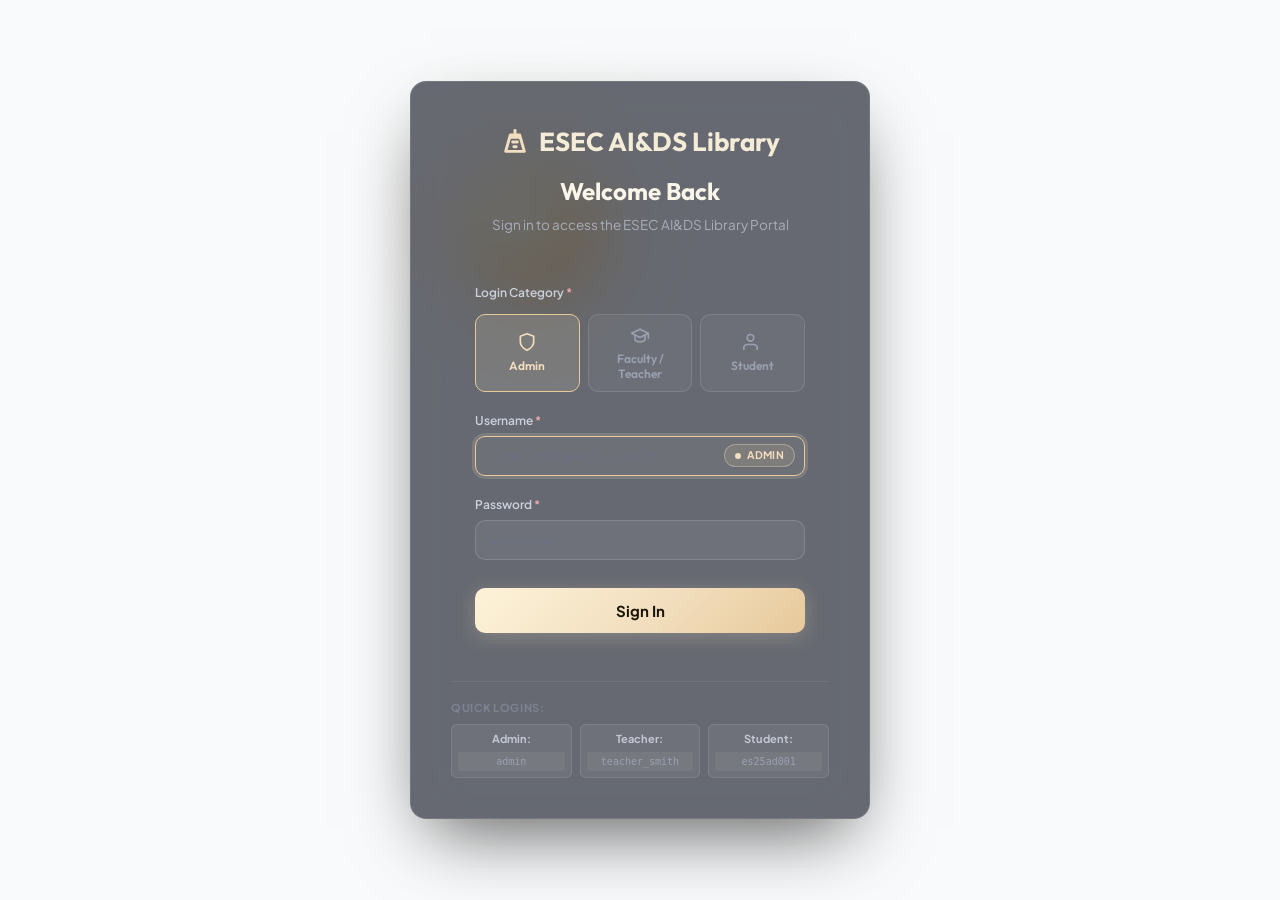
<file: static/login.html>
<!DOCTYPE html>
<html lang="en">
<head>
    <meta charset="UTF-8">
    <meta name="viewport" content="width=device-width, initial-scale=1.0">
    <title>ESEC AI&DS Library | Portal Login</title>
    <!-- Google Fonts -->
    <link rel="preconnect" href="https://fonts.googleapis.com">
    <link rel="preconnect" href="https://fonts.gstatic.com" crossorigin>
    <link href="https://fonts.googleapis.com/css2?family=Outfit:wght@300;400;500;600;700&family=Plus+Jakarta+Sans:wght@300;400;500;600;700&display=swap" rel="stylesheet">
    <!-- Style Sheet -->
    <link rel="stylesheet" href="styles.css">
    <style>
        /* Ensure layout handles standalone login page nicely; background comes from .login-container in styles.css */
        body {
            height: 100vh;
            margin: 0;
            overflow: hidden;
            display: flex;
            align-items: center;
            justify-content: center;
        }
    </style>
</head>
<body>
    <div id="login-container" class="login-container" style="position: relative; top: auto; left: auto; width: auto; height: auto; background: none;">
        <div class="login-card">
            <div class="login-header">
                <div class="logo">
                    <svg xmlns="http://www.w3.org/2000/svg" viewBox="0 0 24 24" fill="none" stroke="currentColor" stroke-width="2.5" stroke-linecap="round" stroke-linejoin="round" class="logo-icon"><path d="m16 6 4 14H4L8 6Z"/><path d="M12 2v4"/><path d="M8 8h8"/><path d="M10 12h4"/><path d="M11 16h2"/></svg>
                    <span>ESEC AI&DS Library</span>
                </div>
                <h2>Welcome Back</h2>
                <p>Sign in to access the ESEC AI&DS Library Portal</p>
            </div>
            <form id="login-form">
                <div class="form-group">
                    <label class="required">Login Category</label>
                    <div class="category-selector">
                        <button type="button" class="category-tab active" data-role="admin">
                            <svg xmlns="http://www.w3.org/2000/svg" viewBox="0 0 24 24" fill="none" stroke="currentColor" stroke-width="2" stroke-linecap="round" stroke-linejoin="round" class="tab-icon"><path d="M12 22s8-4 8-10V5l-8-3-8 3v7c0 6 8 10 8 10z"/></svg>
                            Admin
                        </button>
                        <button type="button" class="category-tab" data-role="teacher">
                            <svg xmlns="http://www.w3.org/2000/svg" viewBox="0 0 24 24" fill="none" stroke="currentColor" stroke-width="2" stroke-linecap="round" stroke-linejoin="round" class="tab-icon"><path d="M22 10v6M2 10l10-5 10 5-10 5z"/><path d="M6 12v5c0 2 2 3 6 3s6-1 6-3v-5"/></svg>
                            Faculty / Teacher
                        </button>
                        <button type="button" class="category-tab" data-role="student">
                            <svg xmlns="http://www.w3.org/2000/svg" viewBox="0 0 24 24" fill="none" stroke="currentColor" stroke-width="2" stroke-linecap="round" stroke-linejoin="round" class="tab-icon"><path d="M17 21v-2a4 4 0 0 0-4-4H5a4 4 0 0 0-4 4v2"/><circle cx="9" cy="7" r="4"/></svg>
                            Student
                        </button>
                    </div>
                    <input type="hidden" id="selected-role" value="admin">
                </div>
                <div class="form-group">
                    <label for="login-username" class="required">Username</label>
                    <div class="username-input-wrapper">
                        <input type="text" id="login-username" required placeholder="Type username (e.g. es25ad001)..." autocomplete="off" autofocus>
                        <span id="role-badge" class="role-badge scanning">
                            <span class="role-badge-dot"></span>
                            <span id="role-badge-text">Enter Username</span>
                        </span>
                    </div>
                </div>
                <div class="form-group">
                    <label for="login-password" class="required">Password</label>
                    <input type="password" id="login-password" required placeholder="••••••••">
                </div>
                <div id="login-error" class="login-error" role="alert" aria-live="polite"></div>
                <button type="submit" class="btn-submit login-btn">Sign In</button>
            </form>
            <div class="login-help">
                <p class="help-title">Quick Logins:</p>
                <div class="help-grid">
                    <div class="help-item" onclick="fillCredential('admin')">
                        <strong>Admin:</strong> <code>admin</code>
                    </div>
                    <div class="help-item" onclick="fillCredential('teacher_smith')">
                        <strong>Teacher:</strong> <code>teacher_smith</code>
                    </div>
                    <div class="help-item" onclick="fillCredential('es25ad001')">
                        <strong>Student:</strong> <code>es25ad001</code>
                    </div>
                </div>
            </div>
        </div>
    </div>

    <script src="student-logins.js"></script>
    <script>
        const seedMembers = [
            { name: 'Sarah Jenkins', id: 'M-1001', type: 'Student' },
            { name: 'Michael Chen', id: 'M-1002', type: 'Regular' },
            { name: 'Elena Rostova', id: 'M-1003', type: 'Premium' },
            { name: 'David Miller', id: 'M-1004', type: 'Suspended' }
        ];

        // Check if already logged in, redirect immediately
        if (localStorage.getItem('esec_current_user')) {
            window.location.href = 'index.html';
        }

        const usernameInput = document.getElementById('login-username');
        const passwordInput = document.getElementById('login-password');
        const loginForm = document.getElementById('login-form');
        const loginError = document.getElementById('login-error');
        const defaultCredentials = {
            admin: {
                username: 'admin',
                password: 'password',
                role: 'admin',
                fullName: 'Admin Panel'
            },
            teacher_smith: {
                username: 'teacher_smith',
                password: 'password',
                role: 'teacher',
                fullName: 'Teacher Smith'
            }
        };

        function getCredentialForUsername(username) {
            const normalized = String(username || '').trim().toLowerCase();
            const studentLogin = window.StudentLogins ? window.StudentLogins.parseUsername(normalized) : null;
            if (studentLogin) {
                return studentLogin;
            }
            return defaultCredentials[normalized] || null;
        }

        function setLoginError(message) {
            if (!loginError) return;
            loginError.textContent = message || '';
            loginError.classList.toggle('visible', Boolean(message));
        }

        function fillCredential(user) {
            if (usernameInput) {
                usernameInput.value = user;
                const credential = getCredentialForUsername(user);
                passwordInput.value = credential ? credential.password : '';
                setLoginError('');
                
                const role = detectRoleFromUsername(user);
                if (role !== 'unknown') {
                    selectCategory(role);
                } else {
                    updateRoleIndicator(user);
                }
            }
        }

        function selectCategory(role) {
            document.querySelectorAll('.category-tab').forEach(tab => {
                if (tab.getAttribute('data-role') === role) {
                    tab.classList.add('active');
                } else {
                    tab.classList.remove('active');
                }
            });
            document.getElementById('selected-role').value = role;
            
            const username = usernameInput ? usernameInput.value.trim() : '';
            updateRoleIndicator(username);
        }

        // Add event listeners to category tabs
        document.querySelectorAll('.category-tab').forEach(tab => {
            tab.addEventListener('click', () => {
                const role = tab.getAttribute('data-role');
                selectCategory(role);
                
                // Autofill default credential if input is empty
                const username = usernameInput ? usernameInput.value.trim() : '';
                if (!username) {
                    if (role === 'admin') usernameInput.value = 'admin';
                    if (role === 'teacher') usernameInput.value = 'teacher_smith';
                    if (role === 'student') usernameInput.value = 'es25ad001';
                    updateRoleIndicator(usernameInput.value);
                    const credential = getCredentialForUsername(usernameInput.value);
                    passwordInput.value = credential ? credential.password : '';
                }
            });
        });

        function getMembersList() {
            try {
                const storedMembers = localStorage.getItem('esec_members');
                if (storedMembers) {
                    return JSON.parse(storedMembers);
                }
            } catch (e) {
                console.error(e);
            }
            return seedMembers;
        }

        function detectRoleFromUsername(username) {
            const name = username.trim().toLowerCase();
            if (!name) return 'unknown';

            if (window.StudentLogins && window.StudentLogins.parseUsername(name)) {
                return 'student';
            }
            
            if (name.includes('admin') || name.includes('librarian')) {
                return 'admin';
            }
            if (name.includes('teacher') || name.includes('prof') || name.includes('faculty') || name.includes('instructor')) {
                return 'teacher';
            }
            if (name.includes('student') || name.includes('stud') || name.includes('learner') || name.includes('member')) {
                return 'student';
            }
            
            // Search members directory
            const members = getMembersList();
            const matchedMember = members.find(m => 
                m.name.toLowerCase().includes(name) || 
                m.id.toLowerCase() === name || 
                (m.email && m.email.toLowerCase().includes(name))
            );
            
            if (matchedMember) {
                return 'student';
            }
            
            return 'unknown';
        }

        function updateRoleIndicator(username) {
            const roleBadge = document.getElementById('role-badge');
            const badgeText = document.getElementById('role-badge-text');
            if (!roleBadge || !badgeText) return;
            
            if (!username.trim()) {
                // If username is empty, match the badge to the currently selected category tab
                const currentRole = document.getElementById('selected-role').value;
                roleBadge.className = `role-badge ${currentRole}`;
                switch(currentRole) {
                    case 'admin':
                        badgeText.textContent = 'Admin';
                        break;
                    case 'teacher':
                        badgeText.textContent = 'Teacher';
                        break;
                    case 'student':
                        badgeText.textContent = 'Student';
                        break;
                }
                return;
            }
            
            const role = detectRoleFromUsername(username);
            const displayRole = role === 'unknown' ? document.getElementById('selected-role').value : role;
            
            roleBadge.className = `role-badge ${displayRole}`;
            
            switch(displayRole) {
                case 'admin':
                    badgeText.textContent = 'Admin';
                    break;
                case 'teacher':
                    badgeText.textContent = 'Teacher';
                    break;
                case 'student':
                    badgeText.textContent = 'Student';
                    break;
                default:
                    roleBadge.className = 'role-badge scanning';
                    badgeText.textContent = 'Scanning...';
                    break;
            }
        }

        // Initialize default badge
        updateRoleIndicator('');

        if (usernameInput) {
            usernameInput.addEventListener('input', (e) => {
                const user = e.target.value;
                setLoginError('');
                updateRoleIndicator(user);
                
                // Automatically switch selected tab if the entered username clearly dictates a role
                const detected = detectRoleFromUsername(user);
                if (detected !== 'unknown') {
                    document.querySelectorAll('.category-tab').forEach(tab => {
                        if (tab.getAttribute('data-role') === detected) {
                            tab.classList.add('active');
                        } else {
                            tab.classList.remove('active');
                        }
                    });
                    document.getElementById('selected-role').value = detected;
                }
            });
        }

        async function authenticateWithApi(username, password) {
            const controller = window.AbortController ? new AbortController() : null;
            const timeoutId = controller ? window.setTimeout(() => controller.abort(), 1500) : null;

            try {
                const response = await fetch('/api/login', {
                    method: 'POST',
                    headers: { 'Content-Type': 'application/json' },
                    body: JSON.stringify({ username, password }),
                    signal: controller ? controller.signal : undefined
                });
                const data = await response.json().catch(() => ({}));
                if (!response.ok) {
                    return { success: false, error: data.error || 'Invalid username or password.' };
                }
                return { success: true, user: data.user };
            } catch (error) {
                return null;
            } finally {
                if (timeoutId) {
                    window.clearTimeout(timeoutId);
                }
            }
        }

        function authenticateLocally(username, password) {
            const credential = getCredentialForUsername(username);
            if (!credential || credential.password !== password) {
                return { success: false, error: 'Invalid username or password.' };
            }
            return { success: true, user: credential };
        }

        if (loginForm) {
            loginForm.addEventListener('submit', async (e) => {
                e.preventDefault();
                const username = usernameInput.value.trim();
                const password = passwordInput.value;
                const submitButton = loginForm.querySelector('.login-btn');
                setLoginError('');

                if (submitButton) {
                    submitButton.disabled = true;
                    submitButton.textContent = 'Signing In...';
                }

                let result = await authenticateWithApi(username, password);
                if (result === null) {
                    result = authenticateLocally(username, password);
                } else if (!result.success) {
                    const localResult = authenticateLocally(username, password);
                    if (localResult.success) {
                        result = localResult;
                    }
                }

                if (!result.success) {
                    setLoginError(result.error || 'Invalid username or password.');
                    if (submitButton) {
                        submitButton.disabled = false;
                        submitButton.textContent = 'Sign In';
                    }
                    return;
                }

                const authenticatedUser = result.user;
                const localCredential = getCredentialForUsername(authenticatedUser.username || username);
                const role = authenticatedUser.role || (localCredential && localCredential.role) || document.getElementById('selected-role').value;
                
                // Save session in localStorage
                const userSession = {
                    username: authenticatedUser.username || username,
                    role,
                    fullName: authenticatedUser.name || authenticatedUser.fullName || (localCredential && localCredential.fullName),
                    memberId: authenticatedUser.memberId || (localCredential && localCredential.memberId)
                };
                localStorage.setItem('esec_current_user', JSON.stringify(userSession));
                
                // Redirect to index.html
                window.location.href = 'index.html';
            });
        }
    </script>
</body>
</html>
</file>
<file: static/styles.css>
/* ESEC AI&DS Library Management System - Design System & Stylesheet */

/* --- Core Custom Properties & Reset --- */
:root {
    --bg-base: #f8fafc;
    --bg-card: #ffffff;
    --bg-sidebar: #ffffff;
    --border-color: #e2e8f0;

    --primary: #2563eb;
    --primary-hover: #1d4ed8;
    --primary-light: #eff6ff;

    --text-primary: #0f172a;
    --text-secondary: #475569;
    --text-muted: #64748b;
    --text-on-primary: #ffffff;

    --success: #10b981;
    --success-light: #ecfdf5;
    --success-border: #a7f3d0;

    --warning: #f59e0b;
    --warning-light: #fffbeb;
    --warning-border: #fde68a;

    --danger: #ef4444;
    --danger-light: #fef2f2;
    --danger-border: #fecaca;

    --neutral-light: #f1f5f9;
    --neutral-border: #cbd5e1;

    --shadow-sm: 0 1px 2px 0 rgba(0, 0, 0, 0.05);
    --shadow-md: 0 4px 6px -1px rgba(0, 0, 0, 0.05), 0 2px 4px -2px rgba(0, 0, 0, 0.05);
    --shadow-lg: 0 10px 15px -3px rgba(0, 0, 0, 0.08), 0 4px 6px -4px rgba(0, 0, 0, 0.08);
    --shadow-xl: 0 20px 25px -5px rgba(0, 0, 0, 0.08), 0 8px 10px -6px rgba(0, 0, 0, 0.08);

    --radius-sm: 6px;
    --radius-md: 10px;
    --radius-lg: 16px;
    --radius-full: 9999px;

    --font-heading: 'Outfit', sans-serif;
    --font-body: 'Plus Jakarta Sans', sans-serif;
    --transition-fast: 0.15s cubic-bezier(0.4, 0, 0.2, 1);
    --transition-normal: 0.25s cubic-bezier(0.4, 0, 0.2, 1);
}

* {
    margin: 0;
    padding: 0;
    box-sizing: border-box;
    -webkit-font-smoothing: antialiased;
    -moz-osx-font-smoothing: grayscale;
}

body {
    background-color: var(--bg-base);
    color: var(--text-secondary);
    font-family: var(--font-body);
    font-size: 14px;
    line-height: 1.5;
    height: 100vh;
    overflow: hidden;
}

button,
input,
select,
textarea {
    font-family: inherit;
    font-size: inherit;
    color: inherit;
}

button {
    cursor: pointer;
    border: none;
    background: none;
}

/* --- Layout Grid --- */
.app-container {
    display: grid;
    grid-template-columns: 260px 1fr;
    width: 100vw;
    height: 100vh;
    overflow: hidden;
}

/* --- Sidebar --- */
.sidebar {
    background-color: var(--bg-sidebar);
    border-right: 1px solid var(--border-color);
    display: flex;
    flex-direction: column;
    height: 100vh;
    z-index: 100;
    transition: transform var(--transition-normal);
}

.sidebar-header {
    padding: 24px;
    display: flex;
    align-items: center;
    justify-content: space-between;
    border-bottom: 1px solid var(--border-color);
}

.logo {
    display: flex;
    align-items: center;
    gap: 10px;
    font-family: var(--font-heading);
    font-weight: 700;
    font-size: 20px;
    color: var(--text-primary);
}

.logo-icon {
    width: 28px;
    height: 28px;
    color: var(--primary);
}

.mobile-close-btn {
    display: none;
    padding: 6px;
    border-radius: var(--radius-sm);
    color: var(--text-muted);
}

.mobile-close-btn:hover {
    background-color: var(--neutral-light);
}

.sidebar-nav {
    padding: 24px 16px;
    display: flex;
    flex-direction: column;
    gap: 8px;
    flex: 1;
}

.nav-item {
    display: flex;
    align-items: center;
    gap: 12px;
    padding: 12px 16px;
    border-radius: var(--radius-md);
    color: var(--text-secondary);
    font-weight: 500;
    transition: var(--transition-fast);
    text-align: left;
    width: 100%;
}

.nav-item svg {
    width: 20px;
    height: 20px;
    color: var(--text-muted);
    transition: var(--transition-fast);
}

.nav-item:hover {
    background-color: var(--neutral-light);
    color: var(--text-primary);
}

.nav-item:hover svg {
    color: var(--primary);
}

.nav-item.active {
    background-color: var(--primary-light);
    color: var(--primary);
}

.nav-item.active svg {
    color: var(--primary);
}

.sidebar-footer {
    padding: 24px;
    border-top: 1px solid var(--border-color);
}

.footer-title {
    font-size: 11px;
    font-weight: 600;
    text-transform: uppercase;
    letter-spacing: 0.05em;
    color: var(--text-muted);
    margin-bottom: 8px;
}

.status-indicator {
    display: flex;
    align-items: center;
    gap: 8px;
    font-size: 12px;
    color: var(--text-secondary);
    font-weight: 500;
}

.pulse-dot {
    width: 8px;
    height: 8px;
    border-radius: 50%;
    background-color: var(--success);
    position: relative;
}

.pulse-dot::after {
    content: '';
    position: absolute;
    width: 100%;
    height: 100%;
    border-radius: 50%;
    background-color: var(--success);
    animation: pulse 1.8s infinite;
    opacity: 0.6;
}

@keyframes pulse {
    0% {
        transform: scale(1);
        opacity: 0.8;
    }

    100% {
        transform: scale(2.5);
        opacity: 0;
    }
}

/* --- Main Content Area --- */
.main-content {
    display: flex;
    flex-direction: column;
    height: 100vh;
    overflow: hidden;
}

/* --- Header --- */
.main-header {
    background-color: var(--bg-card);
    border-bottom: 1px solid var(--border-color);
    padding: 16px 32px;
    display: flex;
    align-items: center;
    justify-content: space-between;
    min-height: 80px;
}

.header-left {
    display: flex;
    align-items: center;
    gap: 16px;
}

.mobile-menu-btn {
    display: none;
    padding: 8px;
    border-radius: var(--radius-sm);
    color: var(--text-muted);
}

.mobile-menu-btn:hover {
    background-color: var(--neutral-light);
}

.header-title-area h1 {
    font-family: var(--font-heading);
    font-size: 22px;
    font-weight: 700;
    color: var(--text-primary);
}

.current-date {
    font-size: 12px;
    color: var(--text-muted);
    font-weight: 500;
}

.header-right {
    display: flex;
    align-items: center;
    gap: 24px;
}

.quick-search-container {
    position: relative;
    width: 260px;
}

.quick-search-container .search-icon {
    position: absolute;
    left: 14px;
    top: 50%;
    transform: translateY(-50%);
    width: 16px;
    height: 16px;
    color: var(--text-muted);
    pointer-events: none;
}

.search-input {
    width: 100%;
    padding: 10px 14px 10px 40px;
    border-radius: var(--radius-full);
    border: 1px solid var(--border-color);
    background-color: var(--neutral-light);
    outline: none;
    font-size: 13px;
    font-weight: 500;
    transition: var(--transition-fast);
}

.search-input:focus {
    background-color: var(--bg-card);
    border-color: var(--primary);
    box-shadow: 0 0 0 3px rgba(37, 99, 235, 0.12);
}

.user-badge {
    display: flex;
    align-items: center;
    gap: 12px;
    padding-left: 20px;
    border-left: 1px solid var(--border-color);
}

.avatar {
    width: 36px;
    height: 36px;
    border-radius: 50%;
    background-color: var(--primary-light);
    color: var(--primary);
    display: flex;
    align-items: center;
    justify-content: center;
    font-weight: 700;
    font-family: var(--font-heading);
    border: 1.5px solid var(--primary);
}

.user-info {
    display: flex;
    flex-direction: column;
}

.user-name {
    font-weight: 600;
    color: var(--text-primary);
    font-size: 13.5px;
}

.user-role {
    font-size: 11px;
    color: var(--text-muted);
    font-weight: 500;
}

/* --- Content Body --- */
.content-body {
    flex: 1;
    overflow-y: auto;
    padding: 32px;
}

/* --- Panels Visibility --- */
.panel {
    display: none;
    animation: fadeIn var(--transition-normal);
}

.panel.active {
    display: block;
}

@keyframes fadeIn {
    from {
        opacity: 0;
        transform: translateY(6px);
    }

    to {
        opacity: 1;
        transform: translateY(0);
    }
}

/* --- Dashboard Panel Elements --- */
.metrics-grid {
    display: grid;
    grid-template-columns: repeat(auto-fit, minmax(220px, 1fr));
    gap: 24px;
    margin-bottom: 32px;
}

.metric-card {
    background-color: var(--bg-card);
    border: 1px solid var(--border-color);
    border-radius: var(--radius-lg);
    padding: 24px;
    display: flex;
    align-items: center;
    gap: 20px;
    box-shadow: var(--shadow-sm);
    cursor: pointer;
    transition: transform var(--transition-normal), box-shadow var(--transition-normal);
}

.metric-card:hover {
    transform: translateY(-4px);
    box-shadow: var(--shadow-md);
}

.metric-icon {
    width: 52px;
    height: 52px;
    border-radius: var(--radius-md);
    display: flex;
    align-items: center;
    justify-content: center;
}

.metric-icon svg {
    width: 24px;
    height: 24px;
}

.metric-icon.bg-blue {
    background-color: var(--primary-light);
    color: var(--primary);
}

.metric-icon.bg-emerald {
    background-color: var(--success-light);
    color: var(--success);
}

.metric-icon.bg-amber {
    background-color: var(--warning-light);
    color: var(--warning);
}

.metric-icon.bg-rose {
    background-color: var(--danger-light);
    color: var(--danger);
}

.metric-details h3 {
    font-family: var(--font-heading);
    font-size: 28px;
    font-weight: 700;
    color: var(--text-primary);
    line-height: 1.1;
    margin-bottom: 2px;
}

.metric-details p {
    font-size: 13px;
    color: var(--text-muted);
    font-weight: 600;
}

/* Overdue Warning Style Card */
.overdue-card.warning-active {
    border-color: var(--danger-border);
    background-color: #fffafb;
}

.overdue-card.warning-active .metric-details h3 {
    color: var(--danger);
}

/* Quick Actions Bar */
.quick-actions-bar {
    display: flex;
    gap: 16px;
    margin-bottom: 32px;
    background-color: var(--bg-card);
    padding: 16px;
    border-radius: var(--radius-lg);
    border: 1px solid var(--border-color);
    box-shadow: var(--shadow-sm);
}

.action-btn {
    display: flex;
    align-items: center;
    gap: 10px;
    padding: 12px 20px;
    border-radius: var(--radius-md);
    font-weight: 600;
    font-size: 13.5px;
    transition: var(--transition-fast);
}

.action-btn svg {
    width: 18px;
    height: 18px;
}

.action-btn.primary {
    background-color: var(--primary);
    color: var(--text-on-primary);
    box-shadow: 0 4px 10px rgba(37, 99, 235, 0.2);
}

.action-btn.primary:hover {
    background-color: var(--primary-hover);
    transform: translateY(-1px);
}

.action-btn.secondary {
    background-color: var(--neutral-light);
    color: var(--text-primary);
    border: 1px solid var(--border-color);
}

.action-btn.secondary:hover {
    background-color: var(--border-color);
    color: var(--text-primary);
}

/* Two Column Dashboard Grid */
.dashboard-columns {
    display: grid;
    grid-template-columns: 2fr 1fr;
    gap: 32px;
}

.dashboard-card {
    background-color: var(--bg-card);
    border: 1px solid var(--border-color);
    border-radius: var(--radius-lg);
    padding: 24px;
    box-shadow: var(--shadow-sm);
}

.card-header {
    display: flex;
    align-items: center;
    justify-content: space-between;
    margin-bottom: 20px;
}

.card-header h2 {
    font-family: var(--font-heading);
    font-size: 17px;
    font-weight: 700;
    color: var(--text-primary);
}

.text-link-btn {
    font-size: 13px;
    font-weight: 600;
    color: var(--primary);
    transition: var(--transition-fast);
}

.text-link-btn:hover {
    color: var(--primary-hover);
    text-decoration: underline;
}

/* --- Tables Styling --- */
.table-responsive {
    width: 100%;
    overflow-x: auto;
}

.data-table {
    width: 100%;
    border-collapse: collapse;
    text-align: left;
}

.data-table th {
    padding: 12px 16px;
    border-bottom: 1.5px solid var(--border-color);
    font-weight: 600;
    color: var(--text-muted);
    font-size: 12.5px;
    text-transform: uppercase;
    letter-spacing: 0.03em;
}

.data-table td {
    padding: 16px;
    border-bottom: 1px solid var(--border-color);
    color: var(--text-secondary);
    vertical-align: middle;
}

.data-table tbody tr:last-child td {
    border-bottom: none;
}

.data-table tbody tr:hover td {
    background-color: var(--neutral-light);
}

/* Badges */
.badge {
    display: inline-flex;
    align-items: center;
    padding: 4px 10px;
    border-radius: var(--radius-full);
    font-size: 11.5px;
    font-weight: 600;
    text-transform: capitalize;
}

.badge.success {
    background-color: var(--success-light);
    color: var(--success);
    border: 1px solid var(--success-border);
}

.badge.warning {
    background-color: var(--warning-light);
    color: var(--warning);
    border: 1px solid var(--warning-border);
}

.badge.danger {
    background-color: var(--danger-light);
    color: var(--danger);
    border: 1px solid var(--danger-border);
}

.badge.info {
    background-color: var(--primary-light);
    color: var(--primary);
    border: 1px solid #bfdbfe;
}

.badge.neutral {
    background-color: var(--neutral-light);
    color: var(--text-muted);
    border: 1px solid var(--neutral-border);
}

/* Action Buttons inside Tables */
.table-action-btn {
    padding: 6px;
    border-radius: var(--radius-sm);
    color: var(--text-muted);
    transition: var(--transition-fast);
    display: inline-flex;
    align-items: center;
    justify-content: center;
}

.table-action-btn svg {
    width: 16px;
    height: 16px;
}

.table-action-btn:hover {
    background-color: var(--neutral-light);
    color: var(--text-primary);
}

.table-action-btn.delete-btn:hover {
    background-color: var(--danger-light);
    color: var(--danger);
}

.table-action-btn.return-btn {
    padding: 6px 12px;
    font-size: 12px;
    font-weight: 600;
    background-color: var(--primary-light);
    color: var(--primary);
    border: 1px solid #bfdbfe;
    border-radius: var(--radius-sm);
}

.table-action-btn.return-btn:hover {
    background-color: var(--primary);
    color: var(--text-on-primary);
}

/* Side Widget Elements */
.genre-legend {
    display: flex;
    flex-direction: column;
    gap: 12px;
    margin-bottom: 24px;
}

.genre-legend-item {
    display: flex;
    align-items: center;
    justify-content: space-between;
    padding: 10px 14px;
    border-radius: var(--radius-md);
    background-color: var(--neutral-light);
    border: 1px solid var(--border-color);
}

.genre-name-group {
    display: flex;
    align-items: center;
    gap: 10px;
    font-weight: 600;
    color: var(--text-primary);
}

.genre-color-indicator {
    width: 10px;
    height: 10px;
    border-radius: 50%;
}

.genre-count {
    font-size: 12px;
    font-weight: 700;
    background-color: var(--bg-card);
    padding: 2px 8px;
    border-radius: var(--radius-sm);
    color: var(--text-secondary);
    border: 1px solid var(--border-color);
}

.popular-books-list {
    display: flex;
    flex-direction: column;
    gap: 16px;
    margin-top: 16px;
}

.popular-book-item {
    display: flex;
    align-items: center;
    gap: 14px;
}

.popular-book-item .mini-cover {
    width: 32px;
    height: 44px;
    border-radius: 4px;
    background: linear-gradient(135deg, #3b82f6, #1d4ed8);
    flex-shrink: 0;
    box-shadow: var(--shadow-sm);
}

.popular-book-details {
    overflow: hidden;
}

.popular-book-title {
    font-weight: 600;
    color: var(--text-primary);
    font-size: 13.5px;
    white-space: nowrap;
    text-overflow: ellipsis;
    overflow: hidden;
}

.popular-book-author {
    font-size: 11.5px;
    color: var(--text-muted);
}

.widget-subtitle {
    font-size: 12px;
    text-transform: uppercase;
    letter-spacing: 0.04em;
    color: var(--text-muted);
    font-weight: 700;
    border-top: 1px solid var(--border-color);
    padding-top: 20px;
}

/* --- Panel Header Actions --- */
.panel-header-actions {
    display: flex;
    justify-content: space-between;
    align-items: center;
    margin-bottom: 28px;
    gap: 24px;
    flex-wrap: wrap;
}

.search-filter-row {
    display: flex;
    align-items: center;
    gap: 16px;
    flex: 1;
    max-width: 680px;
    flex-wrap: wrap;
}

.search-filter-row .search-box {
    position: relative;
    flex: 1;
    min-width: 220px;
}

.search-filter-row .search-box .search-icon {
    position: absolute;
    left: 14px;
    top: 50%;
    transform: translateY(-50%);
    width: 16px;
    height: 16px;
    color: var(--text-muted);
}

.search-filter-row .search-box .search-input {
    border-radius: var(--radius-md);
}

.filter-dropdowns {
    display: flex;
    gap: 12px;
}

.form-select {
    padding: 10px 16px;
    border-radius: var(--radius-md);
    border: 1px solid var(--border-color);
    background-color: var(--bg-card);
    font-weight: 500;
    outline: none;
    transition: var(--transition-fast);
}

.form-select:focus {
    border-color: var(--primary);
    box-shadow: 0 0 0 3px rgba(37, 99, 235, 0.12);
}

.btn-primary-action {
    display: flex;
    align-items: center;
    gap: 8px;
    background-color: var(--primary);
    color: var(--text-on-primary);
    padding: 11px 22px;
    border-radius: var(--radius-md);
    font-weight: 600;
    box-shadow: 0 4px 10px rgba(37, 99, 235, 0.2);
    transition: var(--transition-fast);
}

.btn-primary-action svg {
    width: 18px;
    height: 18px;
}

.btn-primary-action:hover {
    background-color: var(--primary-hover);
    transform: translateY(-1px);
}

.table-card {
    background-color: var(--bg-card);
    border: 1px solid var(--border-color);
    border-radius: var(--radius-lg);
    overflow: hidden;
    box-shadow: var(--shadow-sm);
}

/* --- Books Display Grid --- */
.books-display-grid {
    display: grid;
    grid-template-columns: repeat(auto-fill, minmax(290px, 1fr));
    gap: 24px;
}

.book-card {
    background-color: var(--bg-card);
    border: 1px solid var(--border-color);
    border-radius: var(--radius-lg);
    overflow: hidden;
    display: flex;
    flex-direction: column;
    box-shadow: var(--shadow-sm);
    transition: transform var(--transition-normal), box-shadow var(--transition-normal);
}

.book-card:hover {
    transform: translateY(-5px);
    box-shadow: var(--shadow-lg);
}

.book-card-cover-container {
    height: 170px;
    position: relative;
    display: flex;
    align-items: center;
    justify-content: center;
    overflow: hidden;
}

.book-card-cover-container.has-uploaded-cover {
    padding: 8px;
}

/* Custom Gradients for book covers */
.grad-blue {
    background: linear-gradient(135deg, #3b82f6, #1d4ed8);
}

.grad-purple {
    background: linear-gradient(135deg, #a855f7, #6b21a8);
}

.grad-emerald {
    background: linear-gradient(135deg, #10b981, #065f46);
}

.grad-amber {
    background: linear-gradient(135deg, #f59e0b, #b45309);
}

.grad-rose {
    background: linear-gradient(135deg, #f43f5e, #9f1239);
}

.grad-indigo {
    background: linear-gradient(135deg, #6366f1, #312e81);
}

.book-badge-status {
    position: absolute;
    top: 14px;
    right: 14px;
    box-shadow: var(--shadow-md);
    background-color: rgba(255, 255, 255, 0.95);
    z-index: 10;
}

.book-cover-mock {
    width: 90px;
    height: 125px;
    border-radius: 4px 8px 8px 4px;
    background-color: rgba(255, 255, 255, 0.15);
    backdrop-filter: blur(4px);
    box-shadow: -5px 5px 15px rgba(0, 0, 0, 0.25), inset 2px 0 0 rgba(255, 255, 255, 0.3);
    position: relative;
    border: 1px solid rgba(255, 255, 255, 0.25);
    display: flex;
    align-items: center;
    justify-content: center;
    padding: 10px;
}

.book-cover-uploaded {
    width: 100%;
    height: 100%;
    display: block;
    object-fit: cover;
    border-radius: 4px;
}

.uploaded-mini-cover {
    width: 42px;
    height: 58px;
    object-fit: cover;
    border-radius: 4px;
}

.cover-logo {
    width: 28px;
    height: 28px;
    color: rgba(255, 255, 255, 0.8);
}

.book-card-info {
    padding: 20px;
    flex: 1;
    display: flex;
    flex-direction: column;
}

.book-card-genre {
    font-size: 11px;
    font-weight: 700;
    text-transform: uppercase;
    letter-spacing: 0.05em;
    color: var(--primary);
    margin-bottom: 6px;
}

.book-card-title {
    font-family: var(--font-heading);
    font-size: 16px;
    font-weight: 700;
    color: var(--text-primary);
    line-height: 1.3;
    margin-bottom: 4px;
    display: -webkit-box;
    -webkit-line-clamp: 2;
    line-clamp: 2;
    -webkit-box-orient: vertical;
    overflow: hidden;
    height: 42px;
    /* Standardize card size */
}

.book-card-author {
    font-size: 12.5px;
    color: var(--text-muted);
    margin-bottom: 16px;
}

.book-card-meta {
    margin-top: auto;
    border-top: 1px solid var(--border-color);
    padding-top: 14px;
    display: flex;
    justify-content: space-between;
    align-items: center;
}

.book-stock-details {
    display: flex;
    flex-direction: column;
}

.book-stock-label {
    font-size: 11px;
    color: var(--text-muted);
    font-weight: 600;
}

.book-stock-value {
    font-weight: 700;
    font-size: 13.5px;
    color: var(--text-primary);
}

.book-card-actions {
    display: flex;
    gap: 8px;
}

.book-action-icon-btn {
    width: 32px;
    height: 32px;
    border-radius: var(--radius-sm);
    border: 1px solid var(--border-color);
    color: var(--text-secondary);
    display: flex;
    align-items: center;
    justify-content: center;
    transition: var(--transition-fast);
}

.book-action-icon-btn svg {
    width: 15px;
    height: 15px;
}

.book-action-icon-btn:hover {
    background-color: var(--neutral-light);
    color: var(--text-primary);
}

.book-action-icon-btn.primary-action {
    background-color: var(--primary-light);
    border-color: #bfdbfe;
    color: var(--primary);
}

.book-action-icon-btn.primary-action:hover {
    background-color: var(--primary);
    color: var(--text-on-primary);
    border-color: var(--primary);
}

.book-action-icon-btn.delete-action:hover {
    background-color: var(--danger-light);
    color: var(--danger);
    border-color: var(--danger-border);
}

/* --- Modals --- */
.modal {
    position: fixed;
    top: 0;
    left: 0;
    width: 100vw;
    height: 100vh;
    background-color: rgba(15, 23, 42, 0.4);
    backdrop-filter: blur(4px);
    display: flex;
    align-items: center;
    justify-content: center;
    z-index: 2000;
    opacity: 0;
    pointer-events: none;
    transition: opacity var(--transition-normal);
}

.modal.active {
    opacity: 1;
    pointer-events: all;
}

.modal-content {
    background-color: var(--bg-card);
    border-radius: var(--radius-lg);
    width: 100%;
    max-width: 520px;
    box-shadow: var(--shadow-xl);
    border: 1px solid var(--border-color);
    transform: translateY(-20px);
    transition: transform var(--transition-normal);
    overflow: hidden;
}

.modal.active .modal-content {
    transform: translateY(0);
}

.modal-large {
    max-width: 780px;
}

.modal-header {
    padding: 20px 24px;
    border-bottom: 1px solid var(--border-color);
    display: flex;
    align-items: center;
    justify-content: space-between;
}

.modal-header h3 {
    font-family: var(--font-heading);
    font-size: 18px;
    font-weight: 700;
    color: var(--text-primary);
}

.modal-close {
    padding: 6px;
    border-radius: var(--radius-sm);
    color: var(--text-muted);
    transition: var(--transition-fast);
}

.modal-close:hover {
    background-color: var(--neutral-light);
    color: var(--text-primary);
}

.modal-close svg {
    width: 18px;
    height: 18px;
}

/* Forms in Modals */
form {
    padding: 24px;
}

.form-group {
    margin-bottom: 20px;
    display: flex;
    flex-direction: column;
    gap: 6px;
}

.form-row {
    display: flex;
    gap: 16px;
}

.col-6 {
    flex: 0 0 calc(50% - 8px);
}

label {
    font-size: 12px;
    font-weight: 600;
    color: var(--text-secondary);
}

label.required::after {
    content: ' *';
    color: var(--danger);
}

form input[type="text"],
form input[type="number"],
form input[type="email"],
form input[type="tel"],
form input[type="password"],
form select {
    padding: 10px 14px;
    border-radius: var(--radius-md);
    border: 1px solid var(--border-color);
    outline: none;
    transition: var(--transition-fast);
}

form input:focus,
form select:focus {
    border-color: var(--primary);
    box-shadow: 0 0 0 3px rgba(37, 99, 235, 0.12);
}

.modal-footer {
    display: flex;
    justify-content: flex-end;
    gap: 12px;
    margin-top: 28px;
    border-top: 1px solid var(--border-color);
    padding-top: 20px;
}

.btn-cancel {
    background-color: var(--neutral-light);
    color: var(--text-secondary);
    padding: 10px 20px;
    border-radius: var(--radius-md);
    font-weight: 600;
    transition: var(--transition-fast);
}

.btn-cancel:hover {
    background-color: var(--border-color);
    color: var(--text-primary);
}

.btn-submit {
    background-color: var(--primary);
    color: var(--text-on-primary);
    padding: 10px 20px;
    border-radius: var(--radius-md);
    font-weight: 600;
    box-shadow: 0 4px 10px rgba(37, 99, 235, 0.15);
    transition: var(--transition-fast);
}

.btn-submit:hover {
    background-color: var(--primary-hover);
}

.btn-submit:disabled {
    background-color: var(--neutral-border);
    color: var(--text-muted);
    box-shadow: none;
    cursor: not-allowed;
}

/* Custom Autocomplete Input Component */
.custom-autocomplete-container {
    position: relative;
}

.autocomplete-dropdown {
    position: absolute;
    top: calc(100% + 4px);
    left: 0;
    width: 100%;
    max-height: 200px;
    overflow-y: auto;
    background-color: var(--bg-card);
    border: 1px solid var(--border-color);
    border-radius: var(--radius-md);
    box-shadow: var(--shadow-lg);
    z-index: 1000;
    display: none;
}

.autocomplete-dropdown.active {
    display: block;
}

.autocomplete-item {
    padding: 10px 14px;
    cursor: pointer;
    transition: var(--transition-fast);
    border-bottom: 1px solid var(--neutral-light);
    display: flex;
    flex-direction: column;
}

.autocomplete-item:last-child {
    border-bottom: none;
}

.autocomplete-item:hover {
    background-color: var(--primary-light);
}

.autocomplete-item-title {
    font-weight: 600;
    color: var(--text-primary);
}

.autocomplete-item-meta {
    font-size: 11px;
    color: var(--text-muted);
    margin-top: 2px;
}

.selection-feedback-badge {
    font-size: 12px;
    font-weight: 600;
    padding: 6px 12px;
    border-radius: var(--radius-sm);
    background-color: var(--neutral-light);
    color: var(--text-muted);
    border: 1px solid var(--border-color);
    margin-top: 4px;
    display: inline-block;
    align-self: flex-start;
}

.selection-feedback-badge.selected {
    background-color: var(--success-light);
    color: var(--success);
    border-color: var(--success-border);
}

.loan-summary-box {
    background-color: var(--neutral-light);
    padding: 16px;
    border-radius: var(--radius-md);
    border: 1px solid var(--border-color);
    margin-top: 20px;
    display: flex;
    flex-direction: column;
    gap: 8px;
}

.summary-line {
    font-size: 12.5px;
    color: var(--text-secondary);
}

.summary-line span {
    font-weight: 600;
}

/* --- Member History Modal Profile Section --- */
.member-profile-summary {
    background-color: var(--neutral-light);
    padding: 24px;
    display: flex;
    gap: 24px;
    align-items: center;
    border-bottom: 1px solid var(--border-color);
}

.profile-avatar {
    width: 64px;
    height: 64px;
    border-radius: 50%;
    background-color: var(--primary);
    color: var(--text-on-primary);
    display: flex;
    align-items: center;
    justify-content: center;
    font-size: 26px;
    font-family: var(--font-heading);
    font-weight: 700;
    box-shadow: var(--shadow-md);
}

.profile-details-grid {
    flex: 1;
    display: grid;
    grid-template-columns: repeat(auto-fit, minmax(130px, 1fr));
    gap: 16px;
}

.profile-details-grid .label {
    font-size: 11px;
    color: var(--text-muted);
    font-weight: 700;
    text-transform: uppercase;
}

.profile-details-grid .value {
    font-size: 14px;
    color: var(--text-primary);
    font-weight: 600;
}

.history-table-section {
    padding: 24px;
}

.history-table-section h4 {
    font-family: var(--font-heading);
    font-size: 15px;
    font-weight: 700;
    color: var(--text-primary);
    margin-bottom: 16px;
}

/* Scrollbar styles */
::-webkit-scrollbar {
    width: 6px;
    height: 6px;
}

::-webkit-scrollbar-track {
    background: transparent;
}

::-webkit-scrollbar-thumb {
    background: var(--neutral-border);
    border-radius: var(--radius-full);
}

::-webkit-scrollbar-thumb:hover {
    background: var(--text-muted);
}

/* --- Responsive Adjustments --- */
@media (max-width: 991px) {
    .app-container {
        grid-template-columns: 1fr;
    }

    .sidebar {
        position: fixed;
        left: 0;
        top: 0;
        transform: translateX(-100%);
        width: 260px;
    }

    .sidebar.active {
        transform: translateX(0);
        box-shadow: var(--shadow-xl);
    }

    .mobile-menu-btn {
        display: block;
    }

    .mobile-close-btn {
        display: block;
    }

    .dashboard-columns {
        grid-template-columns: 1fr;
    }
}

@media (max-width: 768px) {
    .main-header {
        padding: 16px 24px;
    }

    .content-body {
        padding: 20px;
    }

    .header-right {
        gap: 12px;
    }

    .quick-search-container {
        display: none;
        /* Hide global search on mobile to save space */
    }

    .quick-actions-bar {
        flex-direction: column;
        gap: 10px;
    }

    .form-row {
        flex-direction: column;
        gap: 0;
    }

    .col-6 {
        flex: 0 0 100%;
    }
}

/* --- Login Screen Styling --- */
.login-container {
    position: fixed;
    top: 0;
    left: 0;
    width: 100vw;
    height: 100vh;
    background:
        radial-gradient(circle at 22% 28%, rgba(255, 250, 235, 0.95) 0%, rgba(255, 244, 214, 0.55) 4%, rgba(255, 226, 150, 0.16) 8%, rgba(20, 24, 38, 0) 16%),
        radial-gradient(1px 1px at 12% 62%, rgba(255, 255, 255, 0.9), transparent 60%),
        radial-gradient(1px 1px at 78% 18%, rgba(255, 255, 255, 0.7), transparent 60%),
        radial-gradient(1.5px 1.5px at 88% 72%, rgba(255, 255, 255, 0.8), transparent 60%),
        radial-gradient(1px 1px at 45% 85%, rgba(255, 255, 255, 0.6), transparent 60%),
        radial-gradient(1px 1px at 65% 40%, rgba(255, 255, 255, 0.55), transparent 60%),
        radial-gradient(1.5px 1.5px at 30% 12%, rgba(255, 255, 255, 0.7), transparent 60%),
        radial-gradient(1px 1px at 92% 30%, rgba(255, 255, 255, 0.6), transparent 60%),
        linear-gradient(160deg, #05070d 0%, #0a0e18 45%, #0d1220 100%);
    display: flex;
    align-items: center;
    justify-content: center;
    z-index: 1000;
    padding: 24px;
    transition: opacity 0.35s cubic-bezier(0.4, 0, 0.2, 1), visibility 0.35s cubic-bezier(0.4, 0, 0.2, 1);
}

.login-container.hidden {
    opacity: 0;
    visibility: hidden;
    pointer-events: none;
}

/* Soft glowing moon disc, echoing the reference night-sky photo */
.login-container::before {
    content: '';
    position: absolute;
    top: 14%;
    left: 16%;
    width: 130px;
    height: 130px;
    border-radius: 50%;
    background: radial-gradient(circle at 38% 35%, #fffdf6 0%, #fdf3d9 38%, #f2debe 62%, #e7c99a 100%);
    box-shadow:
        0 0 40px 18px rgba(255, 244, 214, 0.35),
        0 0 90px 46px rgba(255, 236, 190, 0.18);
    pointer-events: none;
}

.login-card {
    background: rgba(14, 17, 28, 0.62);
    backdrop-filter: blur(24px) saturate(160%);
    -webkit-backdrop-filter: blur(24px) saturate(160%);
    border: 1px solid rgba(255, 255, 255, 0.1);
    border-radius: var(--radius-lg);
    width: 100%;
    max-width: 460px;
    padding: 40px;
    box-shadow: 0 30px 70px -20px rgba(0, 0, 0, 0.65), 0 0 60px -20px rgba(255, 236, 190, 0.12);
    display: flex;
    flex-direction: column;
    gap: 24px;
    transform: translateY(0);
    transition: transform 0.4s cubic-bezier(0.34, 1.56, 0.64, 1);
    position: relative;
    z-index: 1;
}

.login-header {
    text-align: center;
}

.login-header .logo {
    justify-content: center;
    margin-bottom: 12px;
    font-size: 26px;
    cursor: default;
    color: #f5ecd7;
}

.login-header .logo-icon {
    color: #f2debe;
}

.login-header h2 {
    font-family: var(--font-heading);
    font-size: 24px;
    font-weight: 700;
    color: #faf6ea;
    margin-bottom: 6px;
}

.login-header p {
    color: #a9adba;
    font-size: 13.5px;
}

.login-container .form-group label {
    color: #cbd0dd;
}

.login-container label.required::after {
    color: #f2a9a9;
}

.login-container form input[type="text"],
.login-container form input[type="password"] {
    background: rgba(255, 255, 255, 0.05);
    border: 1px solid rgba(255, 255, 255, 0.14);
    color: #f5f3ec;
}

.login-container form input[type="text"]::placeholder,
.login-container form input[type="password"]::placeholder {
    color: #6b7080;
}

.login-container form input[type="text"]:focus,
.login-container form input[type="password"]:focus {
    border-color: #e7c99a;
    box-shadow: 0 0 0 3px rgba(242, 222, 190, 0.16);
}

.username-input-wrapper {
    position: relative;
    display: flex;
    align-items: center;
    width: 100%;
}

.username-input-wrapper input {
    width: 100%;
    padding-right: 145px !important;
}

.role-badge {
    position: absolute;
    right: 10px;
    display: inline-flex;
    align-items: center;
    gap: 6px;
    padding: 5px 10px;
    border-radius: var(--radius-full);
    font-size: 10.5px;
    font-weight: 700;
    letter-spacing: 0.03em;
    text-transform: uppercase;
    transition: all var(--transition-fast);
    box-shadow: var(--shadow-sm);
    pointer-events: none;
    line-height: 1;
}

.role-badge-dot {
    width: 6px;
    height: 6px;
    border-radius: 50%;
    background-color: currentColor;
    flex-shrink: 0;
}

.role-badge.scanning {
    background-color: rgba(255, 255, 255, 0.06);
    color: #9aa0b0;
    border: 1px solid rgba(255, 255, 255, 0.14);
}

.role-badge.scanning .role-badge-dot {
    background-color: #9aa0b0;
    animation: badge-pulse 1.4s infinite ease-in-out;
}

.role-badge.admin {
    background-color: rgba(224, 200, 150, 0.14);
    color: #f2debe;
    border: 1px solid rgba(242, 222, 190, 0.35);
}

.role-badge.teacher {
    background-color: rgba(52, 211, 153, 0.14);
    color: #6ee7b7;
    border: 1px solid rgba(52, 211, 153, 0.35);
}

.role-badge.student {
    background-color: rgba(245, 158, 11, 0.14);
    color: #fcd34d;
    border: 1px solid rgba(245, 158, 11, 0.35);
}

@keyframes badge-pulse {

    0%,
    100% {
        opacity: 0.3;
    }

    50% {
        opacity: 1;
    }
}

.login-btn {
    width: 100%;
    padding: 13px;
    font-weight: 700;
    font-size: 15px;
    background: linear-gradient(135deg, #fdf3d9 0%, #f2debe 55%, #e7c99a 100%);
    color: #1a1408;
    box-shadow: 0 4px 20px rgba(242, 222, 190, 0.25);
    margin-top: 8px;
}

.login-btn:disabled {
    cursor: not-allowed;
    opacity: 0.7;
    transform: none;
}

.login-error {
    display: none;
    padding: 10px 12px;
    border-radius: var(--radius-sm);
    background: rgba(239, 68, 68, 0.12);
    border: 1px solid rgba(239, 68, 68, 0.35);
    color: #fca5a5;
    font-size: 12px;
    font-weight: 600;
    line-height: 1.35;
}

.login-error.visible {
    display: block;
}

.login-btn:hover {
    transform: translateY(-1px);
    background: linear-gradient(135deg, #fffaf0 0%, #f5e6c8 55%, #ecd4a8 100%);
    box-shadow: 0 6px 24px rgba(242, 222, 190, 0.35);
}

.login-help {
    border-top: 1px solid rgba(255, 255, 255, 0.08);
    padding-top: 18px;
}

.help-title {
    font-size: 11px;
    font-weight: 700;
    text-transform: uppercase;
    letter-spacing: 0.05em;
    color: #7d8294;
    margin-bottom: 8px;
}

.help-grid {
    display: grid;
    grid-template-columns: repeat(3, 1fr);
    gap: 8px;
}

/* --- Login Category Selector --- */
.category-selector {
    display: flex;
    gap: 8px;
    margin-top: 6px;
}

.category-tab {
    flex: 1;
    display: flex;
    flex-direction: column;
    align-items: center;
    justify-content: center;
    gap: 6px;
    padding: 10px;
    border: 1px solid rgba(255, 255, 255, 0.12);
    border-radius: var(--radius-md);
    background: rgba(255, 255, 255, 0.04);
    color: #9aa0b0;
    font-family: var(--font-heading);
    font-size: 12px;
    font-weight: 600;
    cursor: pointer;
    transition: all var(--transition-fast);
}

.category-tab:hover {
    background: rgba(255, 255, 255, 0.08);
    color: #f5f3ec;
}

.category-tab.active {
    border-color: #e7c99a;
    background: rgba(242, 222, 190, 0.14);
    color: #f2debe;
}

.category-tab.active[data-role="teacher"] {
    border-color: #34d399;
    background: rgba(52, 211, 153, 0.14);
    color: #6ee7b7;
}

.category-tab.active[data-role="student"] {
    border-color: #f59e0b;
    background: rgba(245, 158, 11, 0.14);
    color: #fcd34d;
}

.tab-icon {
    width: 20px;
    height: 20px;
}

.help-item {
    background: rgba(255, 255, 255, 0.05);
    border: 1px solid rgba(255, 255, 255, 0.1);
    border-radius: var(--radius-sm);
    padding: 6px;
    text-align: center;
    cursor: pointer;
    transition: all var(--transition-fast);
    font-size: 11px;
    color: #c3c7d3;
}

.help-item:hover {
    background: rgba(242, 222, 190, 0.12);
    border-color: rgba(242, 222, 190, 0.35);
    color: #f2debe;
    transform: translateY(-1px);
}

.help-item code {
    display: block;
    font-size: 10px;
    background: rgba(255, 255, 255, 0.06);
    border-radius: 3px;
    padding: 2px 0;
    margin-top: 4px;
    color: #9aa0b0;
}

.help-item:hover code {
    background: rgba(242, 222, 190, 0.1);
    color: #f2debe;
}

/* --- Role-based View Hiding Rules --- */
body.role-student #nav-members,
body.role-student #nav-transactions,
body.role-student .quick-actions-bar,
body.role-student #add-book-trigger,
body.role-student .view-all-loans-nav {
    display: none !important;
}

/* Hide action buttons in lists/grids based on role classes */
body.role-student .book-card-actions .primary-action,
body.role-student .book-card-actions button:not(.delete-action),
/* hide edit */
body.role-student .book-card-actions .delete-action,
body.role-student .table-action-btn.return-btn,
body.role-teacher .book-card-actions .delete-action,
body.role-teacher .delete-btn {
    display: none !important;
}

/* Adjust card grids on Student Dashboard if actions are hidden */
body.role-student .book-card-meta {
    justify-content: center;
}

body.role-student .book-stock-details {
    text-align: center;
}

body.role-student .book-card-actions {
    display: none !important;
}
</file>
